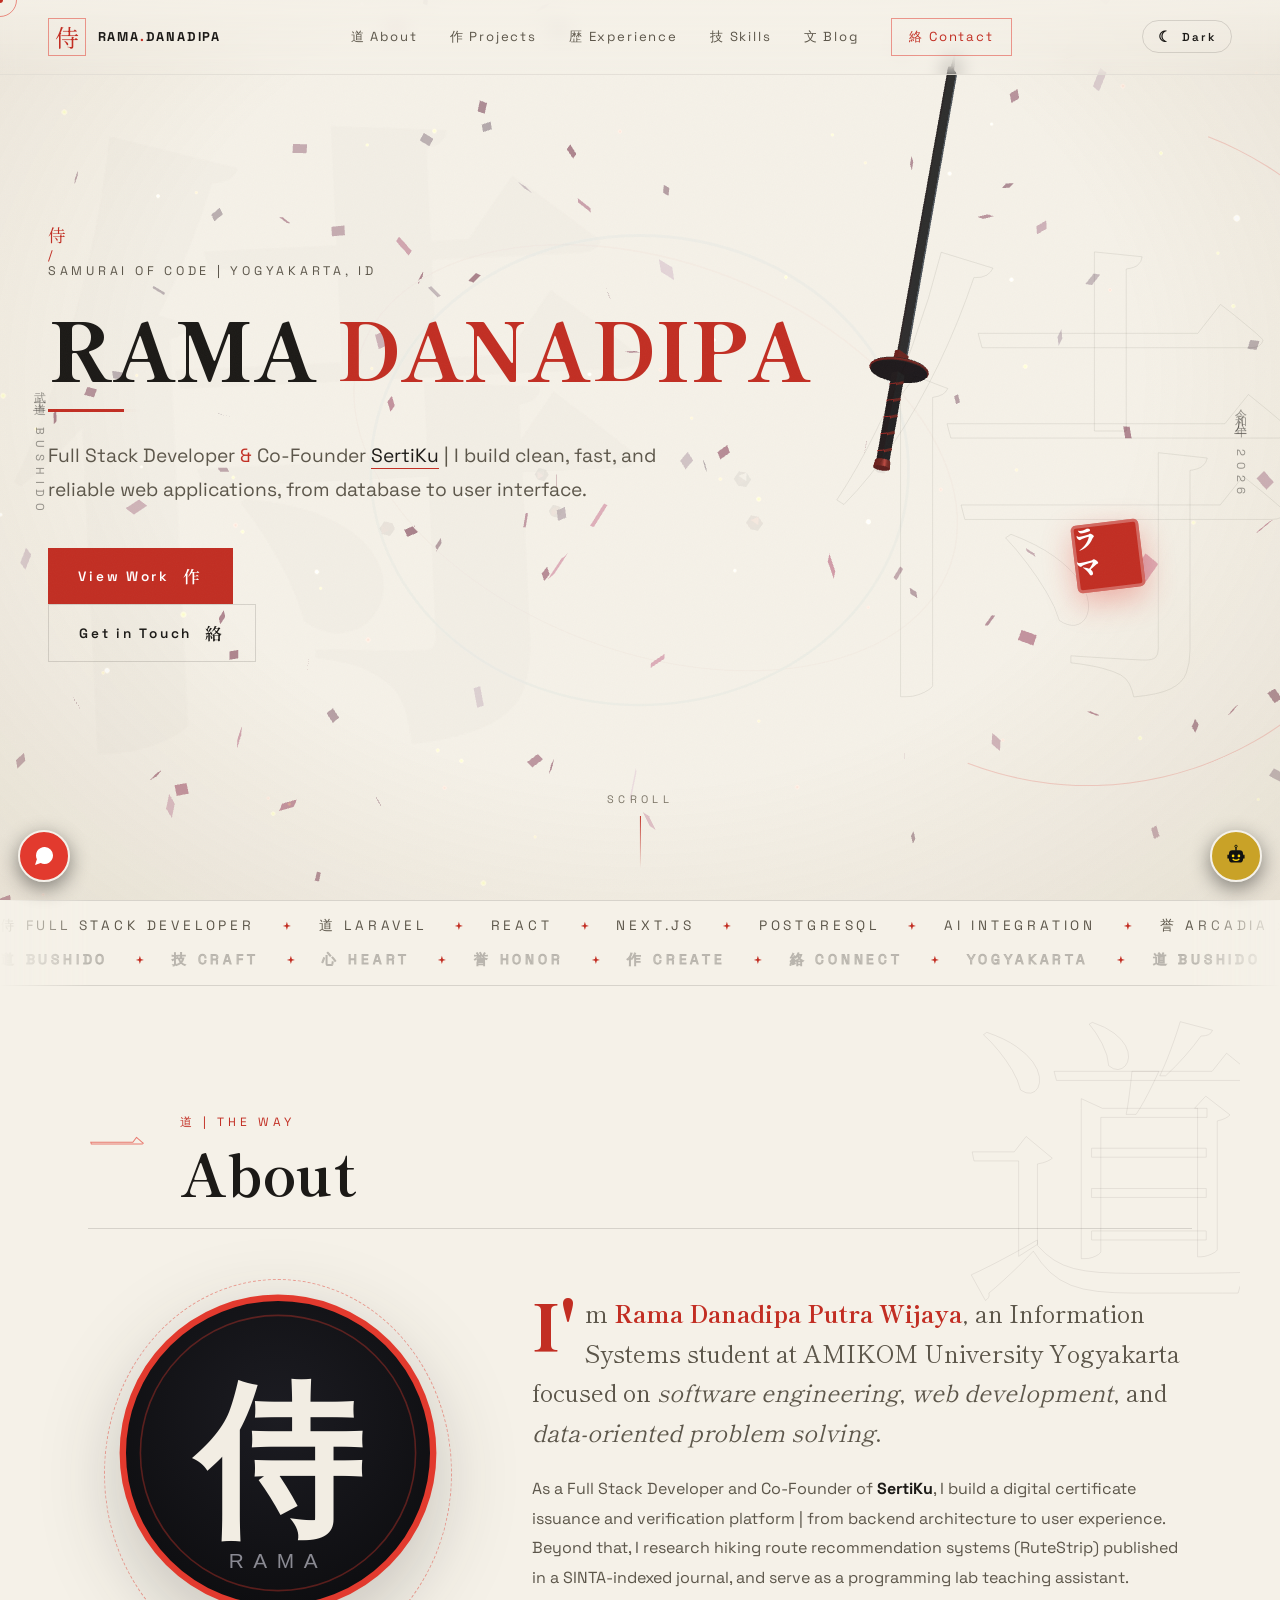
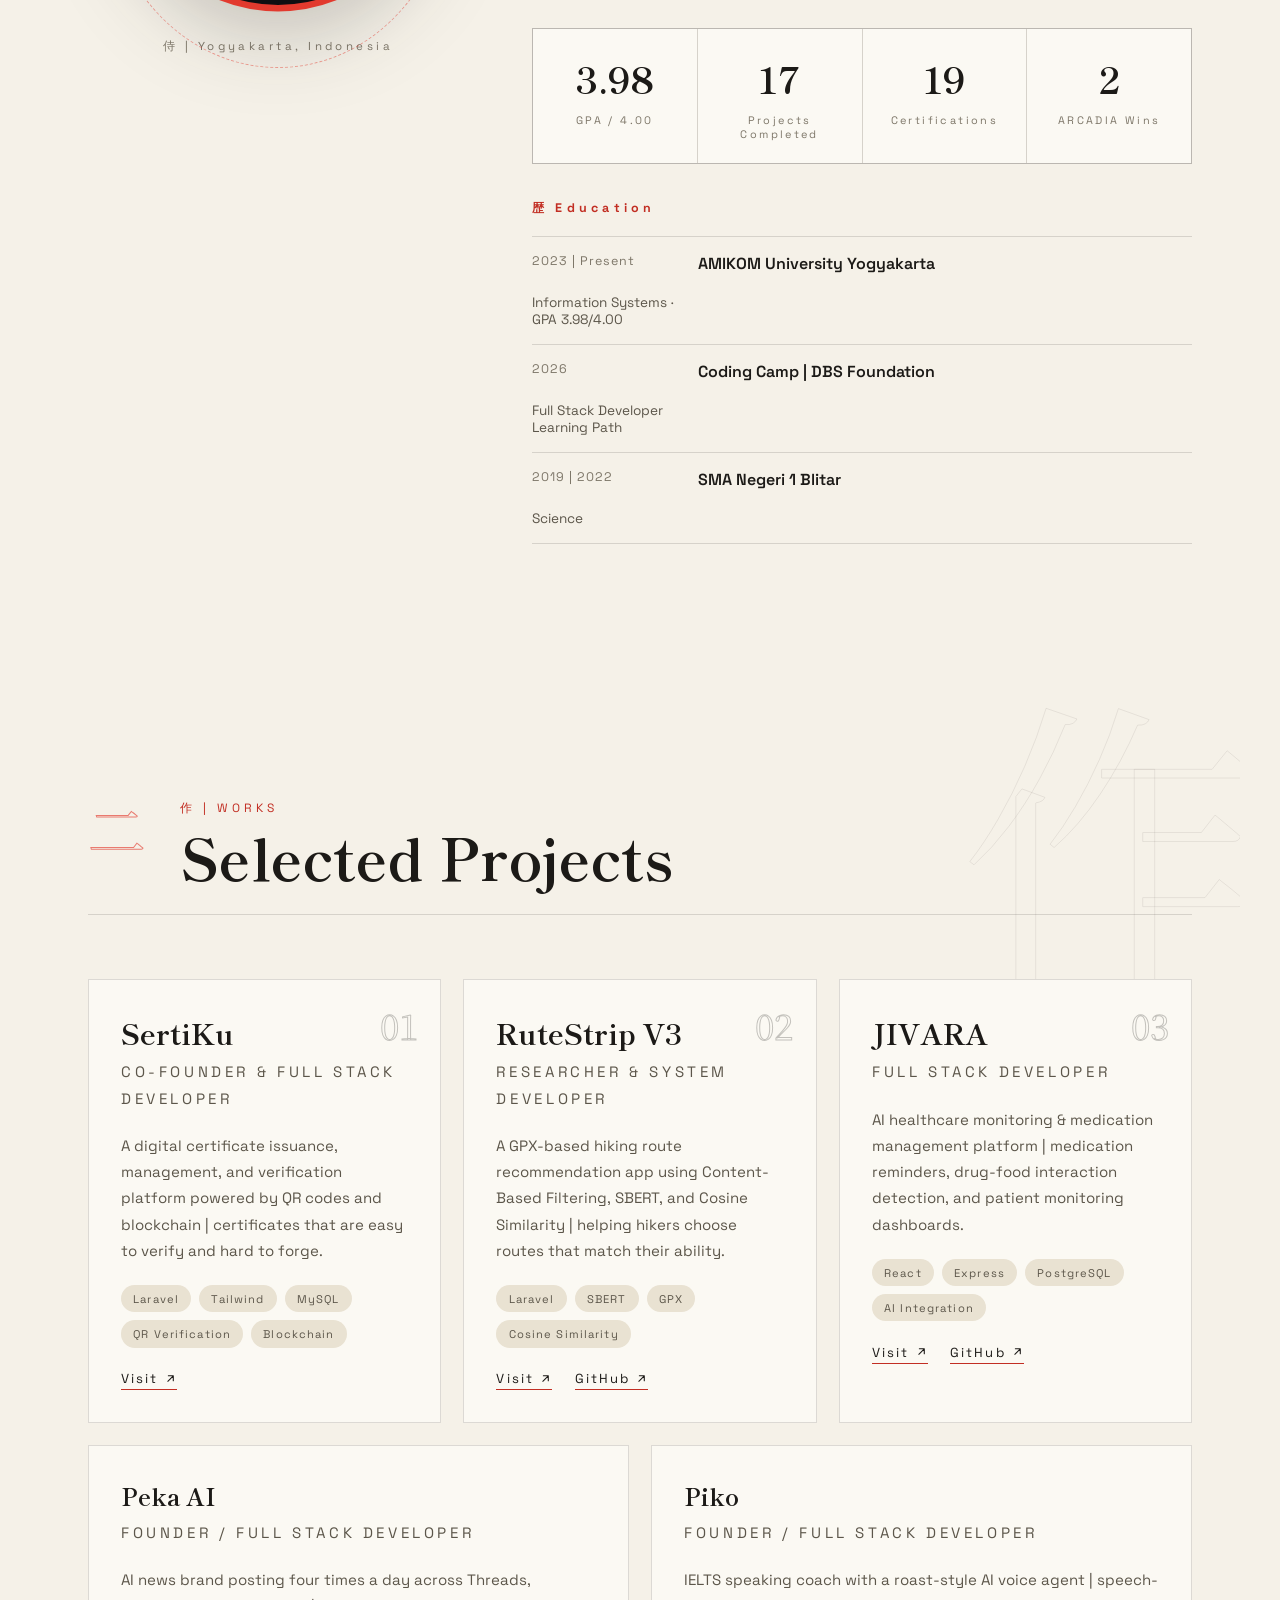
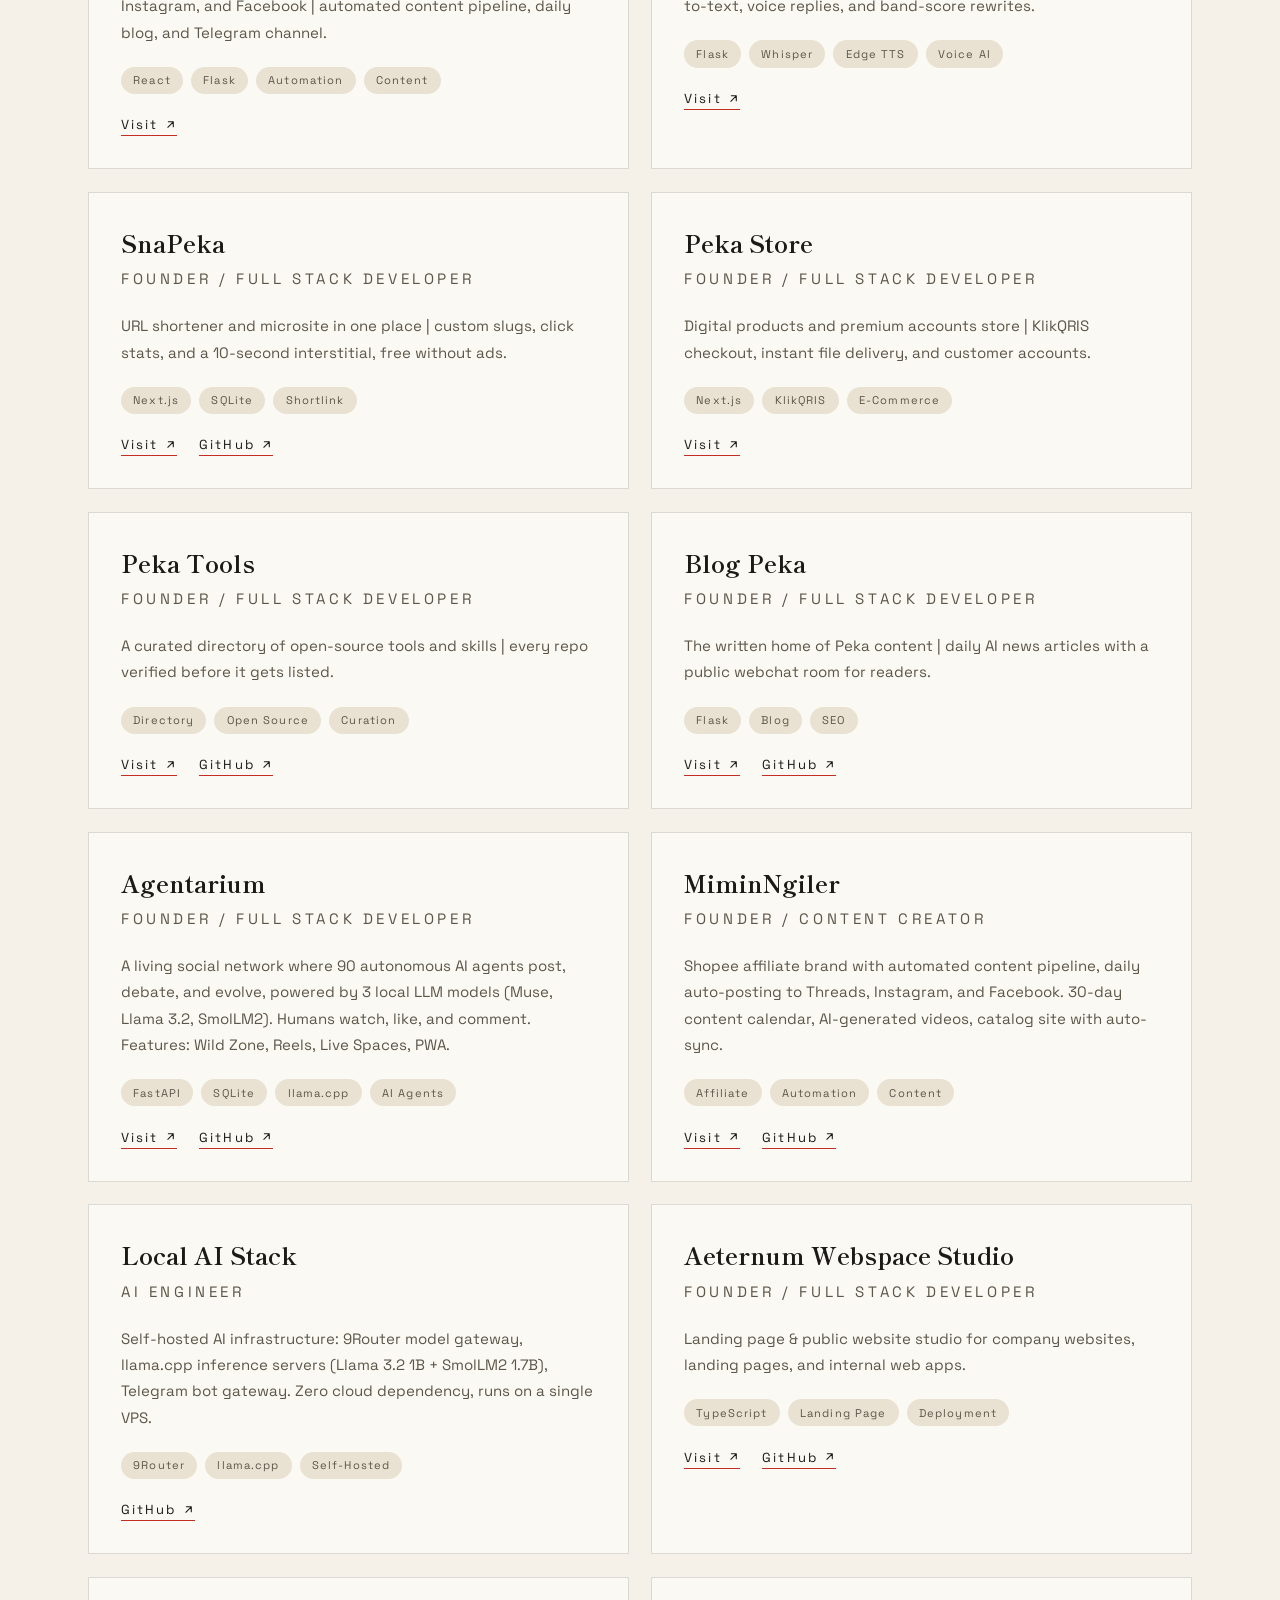
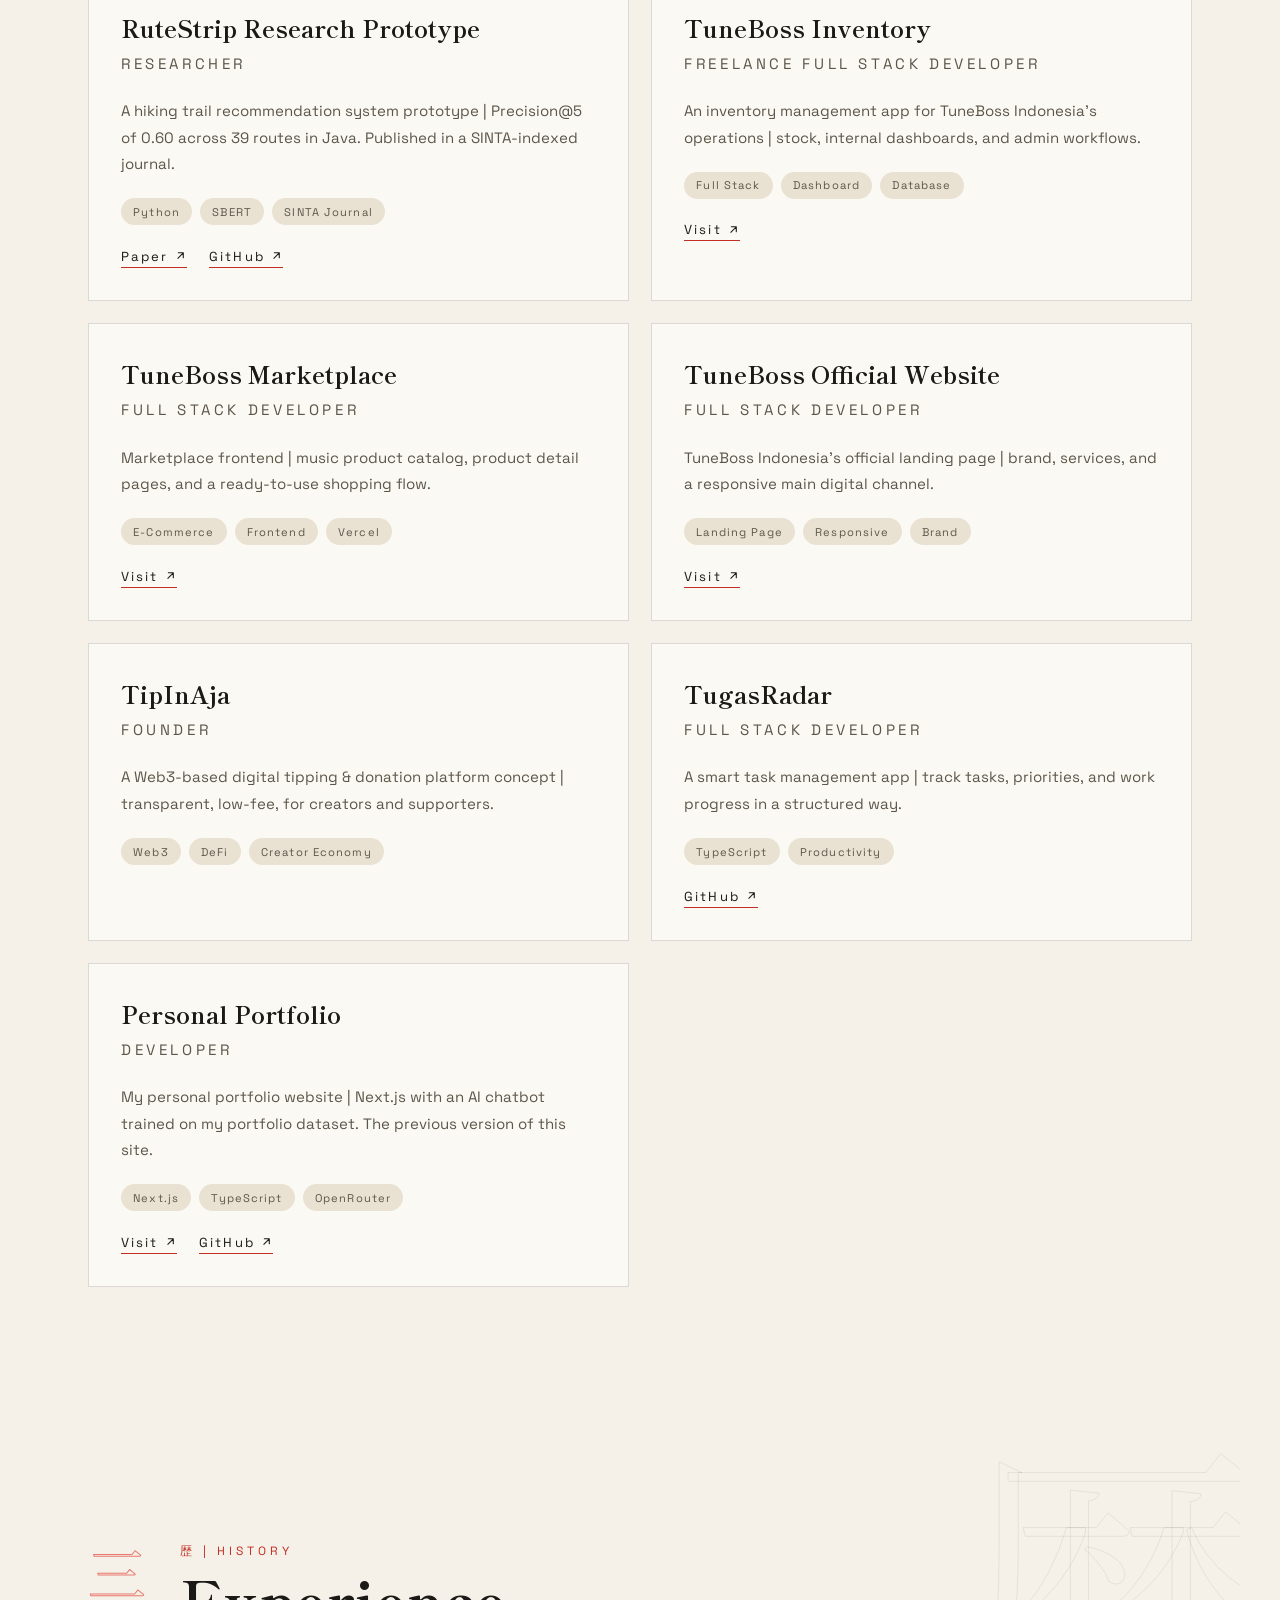
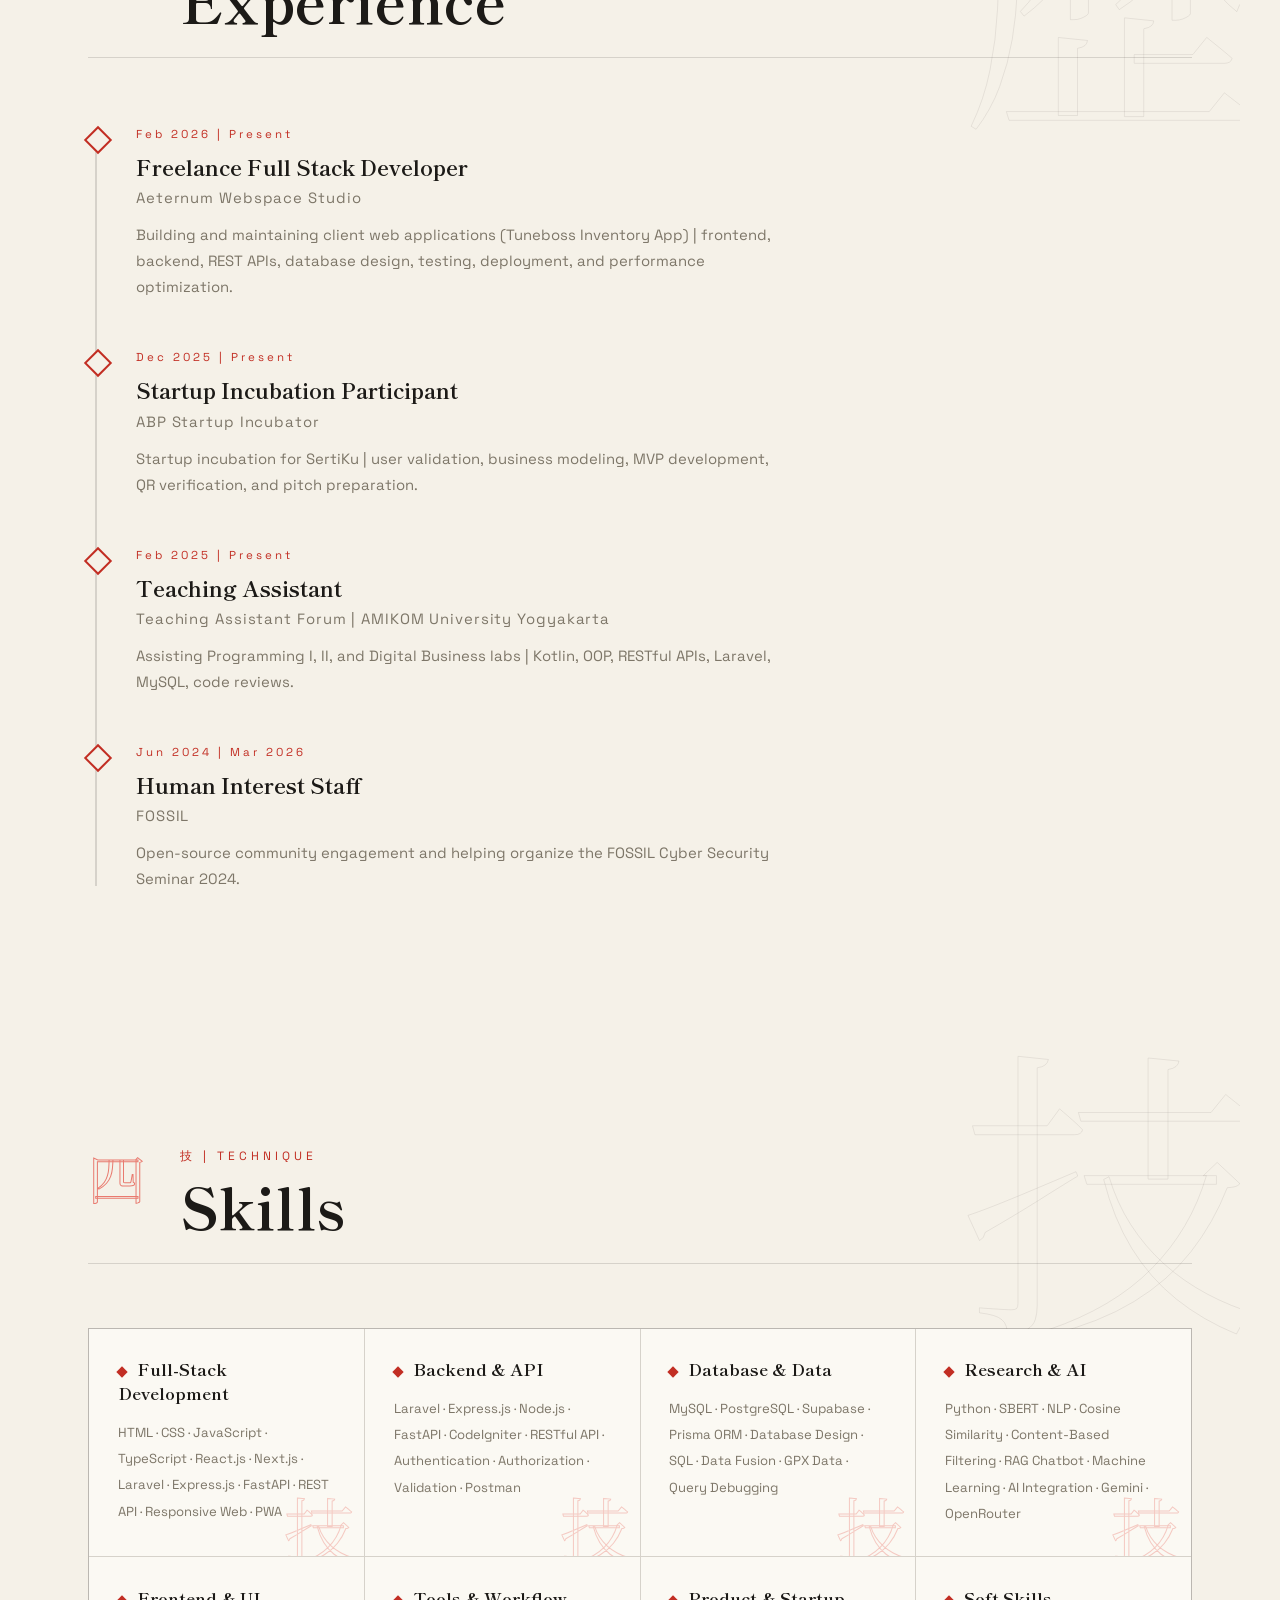
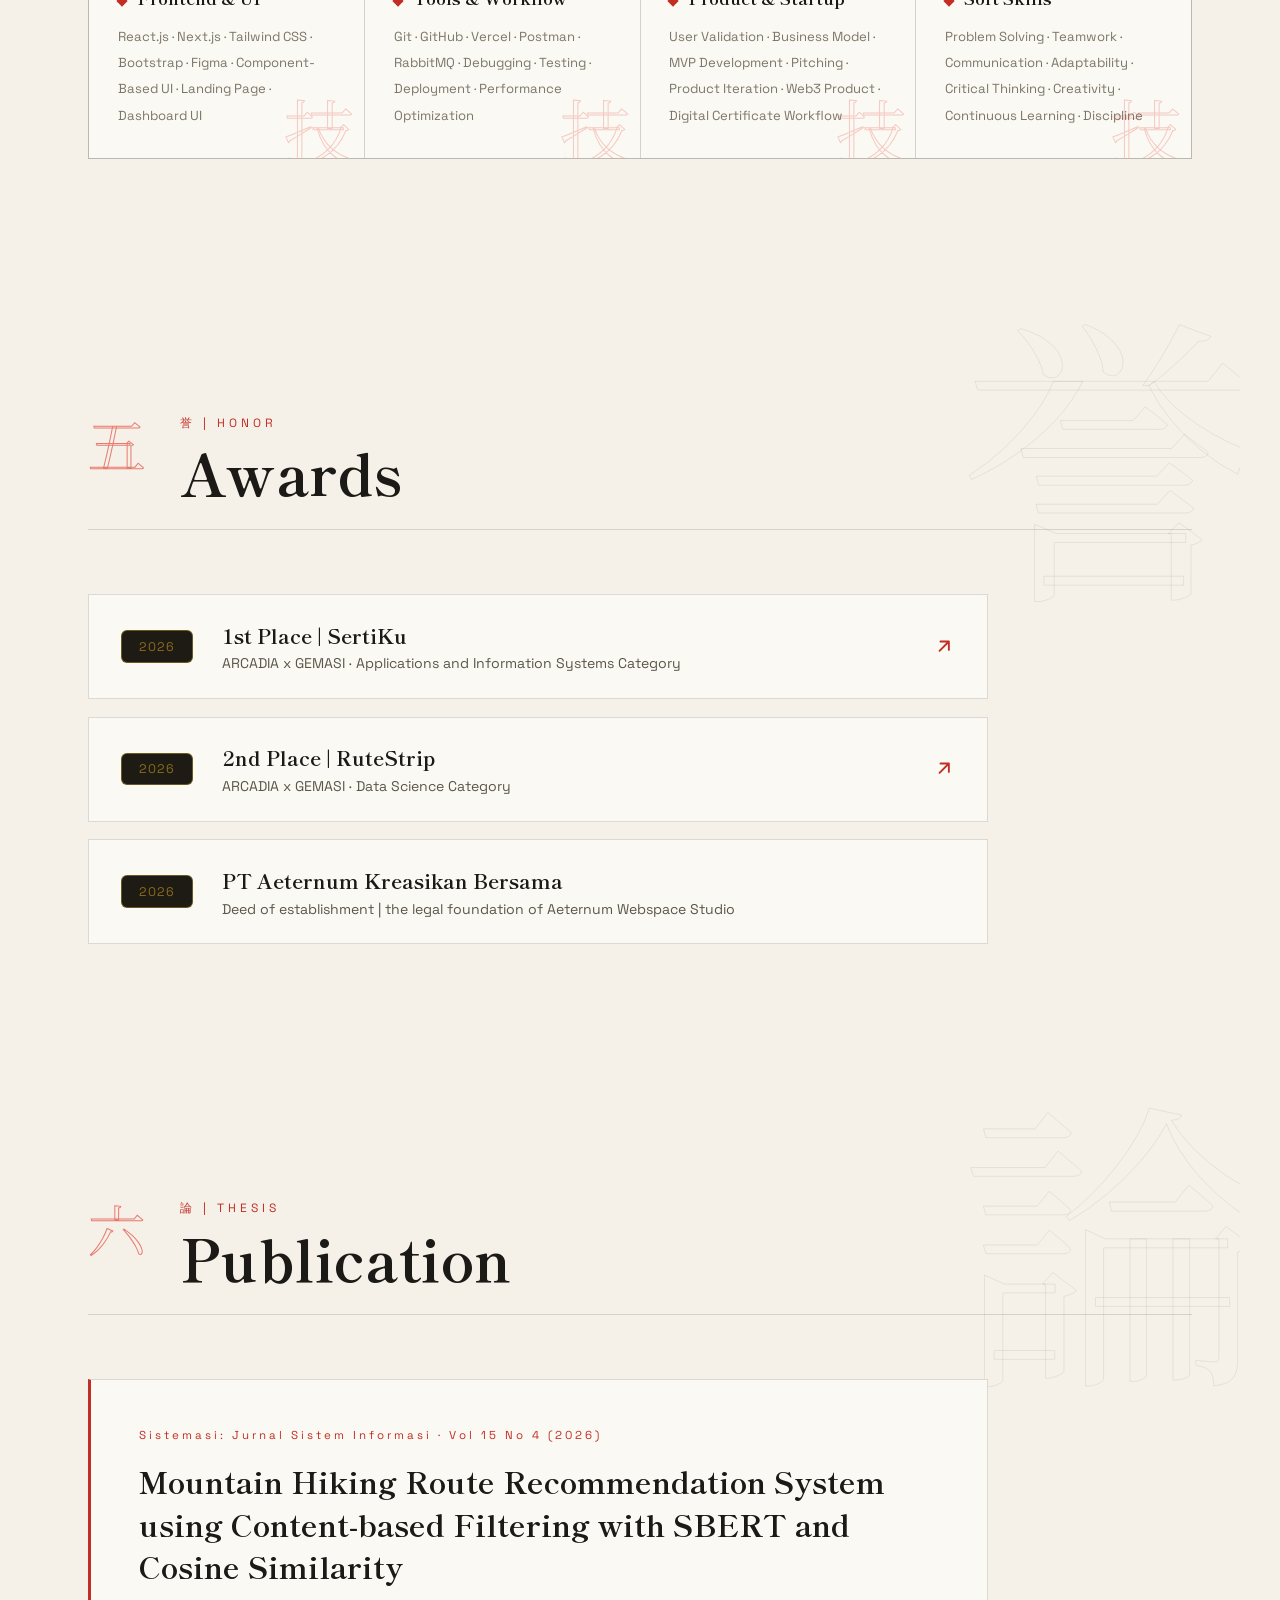
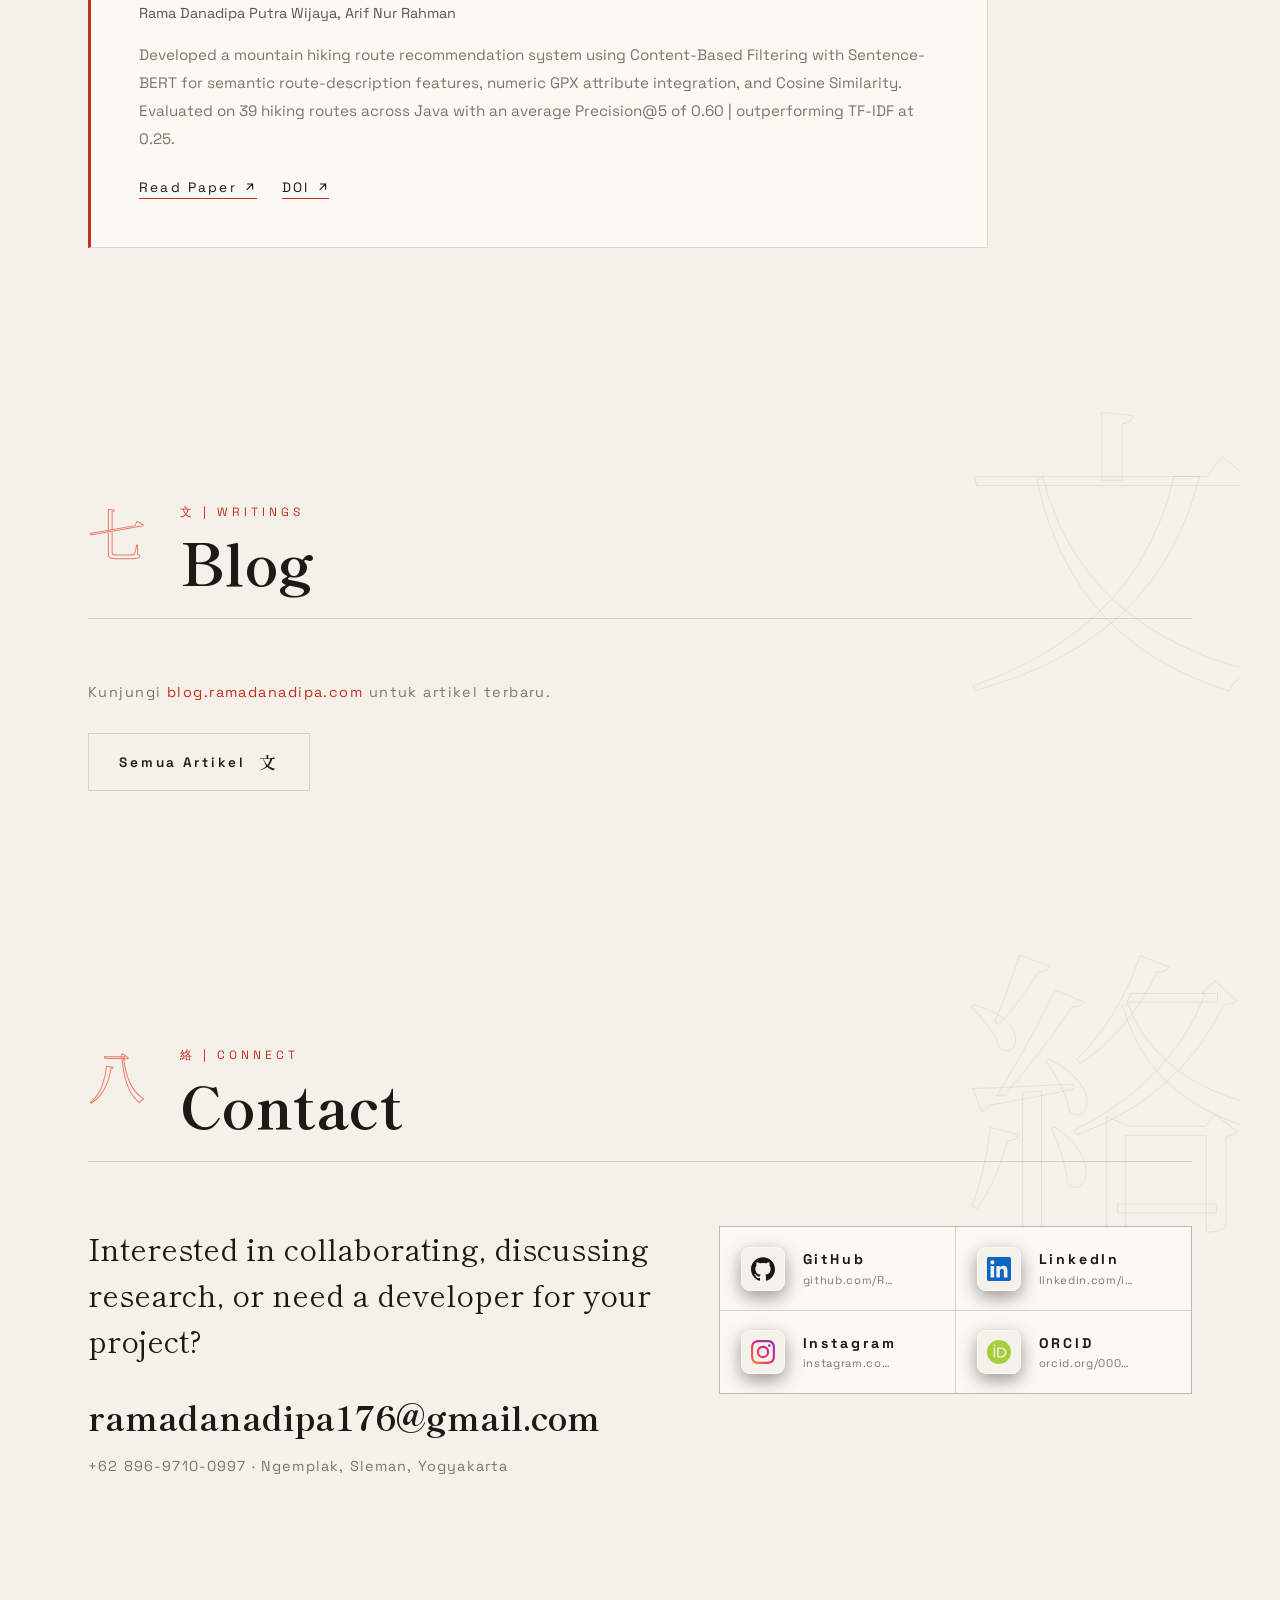
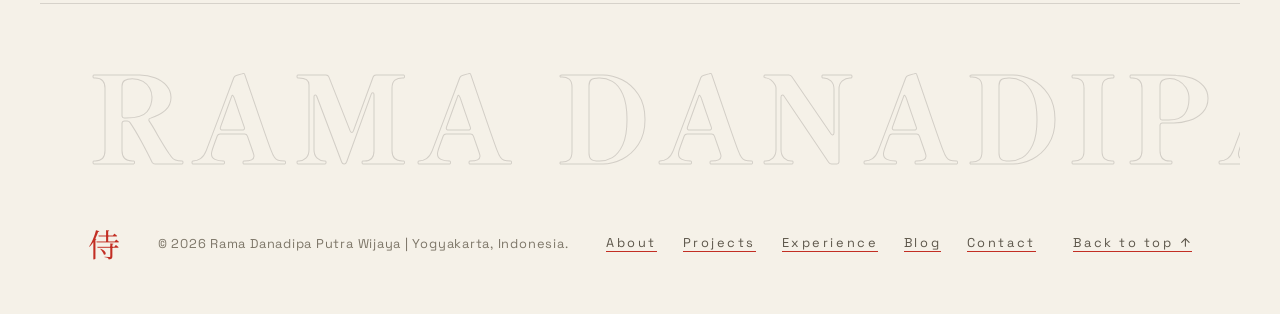
<file: index.html>
<!DOCTYPE html>
<html lang="en" data-theme="light">
<head>
<meta charset="utf-8">
<meta name="viewport" content="width=device-width, initial-scale=1">
<meta name="google-site-verification" content="I3M1clVo1jQxU8MoDGgPftSmZ5Yil1_WpsnhrllG7_0">
<title>Rama Danadipa Putra Wijaya | Full Stack Developer & Co-Founder SertiKu</title>
<meta name="description" content="Portfolio of Rama Danadipa Putra Wijaya | Full Stack Developer and Co-Founder of SertiKu. Information Systems student at AMIKOM University Yogyakarta (GPA 3.98), RuteStrip researcher, 1st & 2nd place ARCADIA x GEMASI 2026.">
<meta name="keywords" content="Rama Danadipa Putra Wijaya, Rama Danadipa, Full Stack Developer, SertiKu Co-Founder, Laravel Developer, React Developer, RuteStrip, ARCADIA GEMASI">
<meta name="author" content="Rama Danadipa Putra Wijaya">
<meta name="robots" content="index, follow">
<link rel="canonical" href="https://ramadanadipa.com/">
<meta name="theme-color" content="#f5f1e8">
<script>
/* Theme: light is the default. A saved choice in localStorage wins;
   otherwise the OS preference decides (dark only when preferred). */
(function(){try{var s=localStorage.getItem('rd-theme');var t=(s==='dark'||s==='light')?s:((window.matchMedia&&window.matchMedia('(prefers-color-scheme: dark)').matches)?'dark':'light');document.documentElement.setAttribute('data-theme',t);var m=document.querySelector('meta[name="theme-color"]');if(m)m.setAttribute('content',t==='dark'?'#0b0b0d':'#f5f1e8');}catch(e){}})();
</script>
<!-- Open Graph -->
<meta property="og:type" content="website">
<meta property="og:site_name" content="ramadanadipa.com">
<meta property="og:title" content="Rama Danadipa Putra Wijaya | Full Stack Developer & Co-Founder SertiKu">
<meta property="og:description" content="Portfolio of Rama Danadipa Putra Wijaya | Full Stack Developer, Co-Founder of SertiKu, RuteStrip researcher, ARCADIA x GEMASI 2026 winner.">
<meta property="og:url" content="https://ramadanadipa.com/">
<meta property="og:image" content="https://ramadanadipa.com/assets/img/og-cover.png">
<meta property="og:image:width" content="1200">
<meta property="og:image:height" content="630">
<meta property="og:image:type" content="image/png">
<meta property="og:locale" content="en_US">
<!-- Twitter -->
<meta name="twitter:card" content="summary">
<meta name="twitter:title" content="Rama Danadipa Putra Wijaya | Full Stack Developer & Co-Founder SertiKu">
<meta name="twitter:description" content="Portfolio of Rama Danadipa Putra Wijaya | Full Stack Developer, Co-Founder of SertiKu, RuteStrip researcher, ARCADIA x GEMASI 2026 winner.">
<meta name="twitter:image" content="https://ramadanadipa.com/assets/img/og-cover.png">
<link rel="icon" href="favicon.svg" type="image/svg+xml">
<script type="application/ld+json">
{
  "@context": "https://schema.org",
  "@type": "Person",
  "name": "Rama Danadipa Putra Wijaya",
  "url": "https://ramadanadipa.com/",
  "image": "https://ramadanadipa.com/assets/img/avatar.svg",
  "jobTitle": "Full Stack Developer",
  "description": "Full Stack Developer and Co-Founder of SertiKu. Information Systems student at AMIKOM University Yogyakarta with a 3.98/4.00 GPA.",
  "address": { "@type": "PostalAddress", "addressLocality": "Sleman", "addressRegion": "Yogyakarta", "addressCountry": "ID" },
  "alumniOf": { "@type": "CollegeOrUniversity", "name": "Universitas AMIKOM Yogyakarta" },
  "knowsAbout": ["Laravel", "React", "Next.js", "TypeScript", "PostgreSQL", "MySQL", "REST API", "Machine Learning", "SBERT", "Web3"],
  "award": [
    "1st Place ARCADIA x GEMASI 2026 | SertiKu (Applications and Information Systems)",
    "2nd Place ARCADIA x GEMASI 2026 | RuteStrip (Data Science)"
  ],
  "sameAs": [
    "https://github.com/RamsNotes31",
    "https://www.linkedin.com/in/ramadanadipa",
    "https://www.instagram.com/ramsdnipa_",
    "https://orcid.org/0009-0007-2320-3758"
  ]
}
</script>
<link rel="preconnect" href="https://fonts.googleapis.com">
<link rel="preconnect" href="https://fonts.gstatic.com" crossorigin>
<link href="https://fonts.googleapis.com/css2?family=Shippori+Mincho+B1:wght@400;500;600;700;800&family=Noto+Serif+JP:wght@900&family=Space+Grotesk:wght@300;400;500;600;700&display=swap" rel="stylesheet">
<link rel="stylesheet" href="assets/css/style.css?v=20261112">
<script type="importmap">
{ "imports": { "three": "./assets/js/vendor/three.module.min.js" } }
</script>
</head>
<body>

<!-- ══════════ PRELOADER ══════════ -->
<div id="preloader" aria-hidden="true">
  <div class="pre-kanji">侍</div>
  <div class="pre-name">RAMA DANADIPA</div>
  <div class="pre-bar"><span id="preBarFill"></span></div>
  <div class="pre-count"><span id="preCount">00</span> / 100</div>
</div>

<!-- ══════════ 3D BACKGROUND ══════════ -->
<canvas id="scene3d" aria-hidden="true"></canvas>
<div class="vignette" aria-hidden="true"></div>
<div class="grain" aria-hidden="true"></div>

<!-- ══════════ SLASH TRANSITION ══════════ -->
<div id="slash" aria-hidden="true"></div>

<!-- ══════════ CUSTOM CURSOR ══════════ -->
<div id="cursorDot" aria-hidden="true"></div>
<div id="cursorRing" aria-hidden="true"></div>
<button id="toTop" aria-label="Back to top" data-hover>
  <svg viewBox="0 0 44 44" aria-hidden="true"><circle class="tt-bg" cx="22" cy="22" r="19"/><circle class="tt-fg" cx="22" cy="22" r="19"/></svg>
  <span><svg class="ico" width="1em" height="1em" viewBox="0 0 24 24" fill="none" stroke="currentColor" stroke-width="2" stroke-linecap="round" stroke-linejoin="round" aria-hidden="true"><path d="M12 19V5m-7 7 7-7 7 7"/></svg></span>
</button>

<!-- ══════════ NAV ══════════ -->
<header id="nav">
  <a class="brand" href="#top" data-hover>
    <span class="brand-kanji">侍</span>
    <span class="brand-name">RAMA<span>.</span>DANADIPA</span>
  </a>
  <nav class="nav-links">
    <a href="#tentang" data-hover>道 About</a>
    <a href="#proyek" data-hover>作 Projects</a>
    <a href="#pengalaman" data-hover>歴 Experience</a>
    <a href="#keahlian" data-hover>技 Skills</a>
    <a href="#blog" data-hover>文 Blog</a>
    <a href="#kontak" data-hover class="nav-cta">絡 Contact</a>
  </nav>
  <button id="themeBtn" class="theme-toggle" type="button" aria-label="Switch to dark theme" aria-pressed="false" data-hover><span class="theme-icon" aria-hidden="true">☾</span><span class="theme-label">Dark</span></button>
  <button id="menuBtn" aria-label="Menu"><span></span><span></span></button>
</header>
<div id="mobileMenu">
  <a href="#tentang">道 | About</a>
  <a href="#proyek">作 | Projects</a>
  <a href="#pengalaman">歴 | Experience</a>
  <a href="#keahlian">技 | Skills</a>
  <a href="#penghargaan">誉 | Awards</a>
  <a href="#blog">文 | Blog</a>
  <a href="#kontak">絡 | Contact</a>
</div>

<main id="top">

  <!-- ══════════ HERO ══════════ -->
  <section id="hero">
    <div class="hero-inner">
      <p class="hero-kicker reveal-line"><span class="jp">侍</span><span class="sep">/</span> SAMURAI OF CODE | YOGYAKARTA, ID</p>
      <h1 class="hero-title">
        <span class="reveal-line"><span>RAMA <em>DANADIPA</em></span></span>
      </h1>
      <span class="hero-rule reveal-line" aria-hidden="true"><span></span></span>
      <p class="hero-sub reveal-line"><span>Full Stack Developer <i>&</i> Co-Founder <a href="https://sertiku.id" target="_blank" rel="noopener" data-hover>SertiKu</a> | I build clean, fast, and reliable web applications, from database to user interface.</span></p>
      <div class="hero-cta reveal-line">
        <span><a class="btn btn-primary" href="#proyek" data-hover><span>View Work</span><span class="btn-kanji">作</span></a></span>
        <span><a class="btn btn-ghost" href="#kontak" data-hover><span>Get in Touch</span><span class="btn-kanji">絡</span></a></span>
      </div>
      <div class="hanko reveal-line" aria-hidden="true"><span><span>ラマ</span></span></div>
    </div>
    <div class="hero-kanji-bg" aria-hidden="true">侍</div>
    <div class="hero-enso" aria-hidden="true"></div>
    <div class="scroll-hint" aria-hidden="true"><span>SCROLL</span><i></i></div>
    <aside class="side-rail left" aria-hidden="true"><span>武士道 | BUSHIDO</span></aside>
    <aside class="side-rail right" aria-hidden="true"><span>令和八年 | 2026</span></aside>
  </section>

  <!-- ══════════ MARQUEE ══════════ -->
  <div class="marquee" aria-hidden="true">
    <div class="marquee-track">
      <span>侍 FULL STACK DEVELOPER <i><svg class="ico" width="1em" height="1em" viewBox="0 0 24 24" fill="currentColor" aria-hidden="true"><path d="M12 2l2.4 7.6L22 12l-7.6 2.4L12 22l-2.4-7.6L2 12l7.6-2.4z"/></svg></i> 道 LARAVEL <i><svg class="ico" width="1em" height="1em" viewBox="0 0 24 24" fill="currentColor" aria-hidden="true"><path d="M12 2l2.4 7.6L22 12l-7.6 2.4L12 22l-2.4-7.6L2 12l7.6-2.4z"/></svg></i> REACT <i><svg class="ico" width="1em" height="1em" viewBox="0 0 24 24" fill="currentColor" aria-hidden="true"><path d="M12 2l2.4 7.6L22 12l-7.6 2.4L12 22l-2.4-7.6L2 12l7.6-2.4z"/></svg></i> NEXT.JS <i><svg class="ico" width="1em" height="1em" viewBox="0 0 24 24" fill="currentColor" aria-hidden="true"><path d="M12 2l2.4 7.6L22 12l-7.6 2.4L12 22l-2.4-7.6L2 12l7.6-2.4z"/></svg></i> POSTGRESQL <i><svg class="ico" width="1em" height="1em" viewBox="0 0 24 24" fill="currentColor" aria-hidden="true"><path d="M12 2l2.4 7.6L22 12l-7.6 2.4L12 22l-2.4-7.6L2 12l7.6-2.4z"/></svg></i> AI INTEGRATION <i><svg class="ico" width="1em" height="1em" viewBox="0 0 24 24" fill="currentColor" aria-hidden="true"><path d="M12 2l2.4 7.6L22 12l-7.6 2.4L12 22l-2.4-7.6L2 12l7.6-2.4z"/></svg></i> 誉 ARCADIA x GEMASI 2026 <i><svg class="ico" width="1em" height="1em" viewBox="0 0 24 24" fill="currentColor" aria-hidden="true"><path d="M12 2l2.4 7.6L22 12l-7.6 2.4L12 22l-2.4-7.6L2 12l7.6-2.4z"/></svg></i>&nbsp;</span>
      <span>侍 FULL STACK DEVELOPER <i><svg class="ico" width="1em" height="1em" viewBox="0 0 24 24" fill="currentColor" aria-hidden="true"><path d="M12 2l2.4 7.6L22 12l-7.6 2.4L12 22l-2.4-7.6L2 12l7.6-2.4z"/></svg></i> 道 LARAVEL <i><svg class="ico" width="1em" height="1em" viewBox="0 0 24 24" fill="currentColor" aria-hidden="true"><path d="M12 2l2.4 7.6L22 12l-7.6 2.4L12 22l-2.4-7.6L2 12l7.6-2.4z"/></svg></i> REACT <i><svg class="ico" width="1em" height="1em" viewBox="0 0 24 24" fill="currentColor" aria-hidden="true"><path d="M12 2l2.4 7.6L22 12l-7.6 2.4L12 22l-2.4-7.6L2 12l7.6-2.4z"/></svg></i> NEXT.JS <i><svg class="ico" width="1em" height="1em" viewBox="0 0 24 24" fill="currentColor" aria-hidden="true"><path d="M12 2l2.4 7.6L22 12l-7.6 2.4L12 22l-2.4-7.6L2 12l7.6-2.4z"/></svg></i> POSTGRESQL <i><svg class="ico" width="1em" height="1em" viewBox="0 0 24 24" fill="currentColor" aria-hidden="true"><path d="M12 2l2.4 7.6L22 12l-7.6 2.4L12 22l-2.4-7.6L2 12l7.6-2.4z"/></svg></i> AI INTEGRATION <i><svg class="ico" width="1em" height="1em" viewBox="0 0 24 24" fill="currentColor" aria-hidden="true"><path d="M12 2l2.4 7.6L22 12l-7.6 2.4L12 22l-2.4-7.6L2 12l7.6-2.4z"/></svg></i> 誉 ARCADIA x GEMASI 2026 <i><svg class="ico" width="1em" height="1em" viewBox="0 0 24 24" fill="currentColor" aria-hidden="true"><path d="M12 2l2.4 7.6L22 12l-7.6 2.4L12 22l-2.4-7.6L2 12l7.6-2.4z"/></svg></i>&nbsp;</span>
    </div>
    <div class="marquee-track reverse outline-row">
      <span>道 BUSHIDO <i><svg class="ico" width="1em" height="1em" viewBox="0 0 24 24" fill="currentColor" aria-hidden="true"><path d="M12 2l2.4 7.6L22 12l-7.6 2.4L12 22l-2.4-7.6L2 12l7.6-2.4z"/></svg></i> 技 CRAFT <i><svg class="ico" width="1em" height="1em" viewBox="0 0 24 24" fill="currentColor" aria-hidden="true"><path d="M12 2l2.4 7.6L22 12l-7.6 2.4L12 22l-2.4-7.6L2 12l7.6-2.4z"/></svg></i> 心 HEART <i><svg class="ico" width="1em" height="1em" viewBox="0 0 24 24" fill="currentColor" aria-hidden="true"><path d="M12 2l2.4 7.6L22 12l-7.6 2.4L12 22l-2.4-7.6L2 12l7.6-2.4z"/></svg></i> 誉 HONOR <i><svg class="ico" width="1em" height="1em" viewBox="0 0 24 24" fill="currentColor" aria-hidden="true"><path d="M12 2l2.4 7.6L22 12l-7.6 2.4L12 22l-2.4-7.6L2 12l7.6-2.4z"/></svg></i> 作 CREATE <i><svg class="ico" width="1em" height="1em" viewBox="0 0 24 24" fill="currentColor" aria-hidden="true"><path d="M12 2l2.4 7.6L22 12l-7.6 2.4L12 22l-2.4-7.6L2 12l7.6-2.4z"/></svg></i> 絡 CONNECT <i><svg class="ico" width="1em" height="1em" viewBox="0 0 24 24" fill="currentColor" aria-hidden="true"><path d="M12 2l2.4 7.6L22 12l-7.6 2.4L12 22l-2.4-7.6L2 12l7.6-2.4z"/></svg></i> YOGYAKARTA <i><svg class="ico" width="1em" height="1em" viewBox="0 0 24 24" fill="currentColor" aria-hidden="true"><path d="M12 2l2.4 7.6L22 12l-7.6 2.4L12 22l-2.4-7.6L2 12l7.6-2.4z"/></svg></i>&nbsp;</span>
      <span>道 BUSHIDO <i><svg class="ico" width="1em" height="1em" viewBox="0 0 24 24" fill="currentColor" aria-hidden="true"><path d="M12 2l2.4 7.6L22 12l-7.6 2.4L12 22l-2.4-7.6L2 12l7.6-2.4z"/></svg></i> 技 CRAFT <i><svg class="ico" width="1em" height="1em" viewBox="0 0 24 24" fill="currentColor" aria-hidden="true"><path d="M12 2l2.4 7.6L22 12l-7.6 2.4L12 22l-2.4-7.6L2 12l7.6-2.4z"/></svg></i> 心 HEART <i><svg class="ico" width="1em" height="1em" viewBox="0 0 24 24" fill="currentColor" aria-hidden="true"><path d="M12 2l2.4 7.6L22 12l-7.6 2.4L12 22l-2.4-7.6L2 12l7.6-2.4z"/></svg></i> 誉 HONOR <i><svg class="ico" width="1em" height="1em" viewBox="0 0 24 24" fill="currentColor" aria-hidden="true"><path d="M12 2l2.4 7.6L22 12l-7.6 2.4L12 22l-2.4-7.6L2 12l7.6-2.4z"/></svg></i> 作 CREATE <i><svg class="ico" width="1em" height="1em" viewBox="0 0 24 24" fill="currentColor" aria-hidden="true"><path d="M12 2l2.4 7.6L22 12l-7.6 2.4L12 22l-2.4-7.6L2 12l7.6-2.4z"/></svg></i> 絡 CONNECT <i><svg class="ico" width="1em" height="1em" viewBox="0 0 24 24" fill="currentColor" aria-hidden="true"><path d="M12 2l2.4 7.6L22 12l-7.6 2.4L12 22l-2.4-7.6L2 12l7.6-2.4z"/></svg></i> YOGYAKARTA <i><svg class="ico" width="1em" height="1em" viewBox="0 0 24 24" fill="currentColor" aria-hidden="true"><path d="M12 2l2.4 7.6L22 12l-7.6 2.4L12 22l-2.4-7.6L2 12l7.6-2.4z"/></svg></i>&nbsp;</span>
    </div>
  </div>

  <!-- ══════════ TENTANG / ABOUT ══════════ -->
  <section id="tentang" class="section">
    <span class="sec-ghost" aria-hidden="true">道</span>
    <div class="sec-head">
      <span class="sec-index">一</span>
      <div>
        <p class="sec-kicker">道 | THE WAY</p>
        <h2 class="sec-title">About</h2>
      </div>
    </div>
    <div class="about-grid">
      <div class="about-avatar" data-hover>
        <img src="assets/img/avatar.svg" alt="Avatar of Rama Danadipa Putra Wijaya | samurai kanji">
        <span class="avatar-ring" aria-hidden="true"></span>
        <span class="avatar-caption">侍 | Yogyakarta, Indonesia</span>
      </div>
      <div class="about-body">
        <p class="lead">I'm <strong>Rama Danadipa Putra Wijaya</strong>, an Information Systems student at AMIKOM University Yogyakarta focused on <em>software engineering</em>, <em>web development</em>, and <em>data-oriented problem solving</em>.</p>
        <p>As a Full Stack Developer and Co-Founder of <strong>SertiKu</strong>, I build a digital certificate issuance and verification platform | from backend architecture to user experience. Beyond that, I research hiking route recommendation systems (RuteStrip) published in a SINTA-indexed journal, and serve as a programming lab teaching assistant.</p>
        <div class="stats">
          <div class="stat"><span class="stat-num" data-count="3.98" data-decimals="2">0</span><span class="stat-label">GPA / 4.00</span></div>
          <div class="stat"><span class="stat-num" data-count="17">0</span><span class="stat-label">Projects Completed</span></div>
          <div class="stat"><span class="stat-num" data-count="19">0</span><span class="stat-label">Certifications</span></div>
          <div class="stat"><span class="stat-num" data-count="2">0</span><span class="stat-label">ARCADIA Wins</span></div>
        </div>
        <div class="edu">
          <h3>歴 Education</h3>
          <ul>
            <li><span>2023 | Present</span><strong>AMIKOM University Yogyakarta</strong><em>Information Systems · GPA 3.98/4.00</em></li>
            <li><span>2026</span><strong>Coding Camp | DBS Foundation</strong><em>Full Stack Developer Learning Path</em></li>
            <li><span>2019 | 2022</span><strong>SMA Negeri 1 Blitar</strong><em>Science</em></li>
          </ul>
        </div>
      </div>
    </div>
  </section>

  <!-- ══════════ PROYEK ══════════ -->
  <section id="proyek" class="section">
    <span class="sec-ghost" aria-hidden="true">作</span>
    <div class="sec-head">
      <span class="sec-index">二</span>
      <div>
        <p class="sec-kicker">作 | WORKS</p>
        <h2 class="sec-title">Selected Projects</h2>
      </div>
    </div>

    <div class="featured-grid">
      <article class="pcard pcard-featured tilt" data-hover>
        <span class="pcard-no">01</span>
        <div class="pcard-body">
          <h3>SertiKu</h3>
          <p class="pcard-role">Co-Founder & Full Stack Developer</p>
          <p>A digital certificate issuance, management, and verification platform powered by QR codes and blockchain | certificates that are easy to verify and hard to forge.</p>
          <div class="tags"><span>Laravel</span><span>Tailwind</span><span>MySQL</span><span>QR Verification</span><span>Blockchain</span></div>
          <div class="pcard-links"><a href="https://sertiku.id" target="_blank" rel="noopener" data-hover>Visit <svg class="ico" width="1em" height="1em" viewBox="0 0 24 24" fill="none" stroke="currentColor" stroke-width="2" stroke-linecap="round" stroke-linejoin="round" aria-hidden="true"><path d="M7 17 17 7M8 7h9v9"/></svg></a></div>
        </div>
      </article>
      <article class="pcard pcard-featured tilt" data-hover>
        <span class="pcard-no">02</span>
        <div class="pcard-body">
          <h3>RuteStrip V3</h3>
          <p class="pcard-role">Researcher & System Developer</p>
          <p>A GPX-based hiking route recommendation app using Content-Based Filtering, SBERT, and Cosine Similarity | helping hikers choose routes that match their ability.</p>
          <div class="tags"><span>Laravel</span><span>SBERT</span><span>GPX</span><span>Cosine Similarity</span></div>
          <div class="pcard-links">
            <a href="https://rutestrip.web.id" target="_blank" rel="noopener" data-hover>Visit <svg class="ico" width="1em" height="1em" viewBox="0 0 24 24" fill="none" stroke="currentColor" stroke-width="2" stroke-linecap="round" stroke-linejoin="round" aria-hidden="true"><path d="M7 17 17 7M8 7h9v9"/></svg></a>
            <a href="https://github.com/RamsNotes31/RuteStripV3" target="_blank" rel="noopener" data-hover>GitHub <svg class="ico" width="1em" height="1em" viewBox="0 0 24 24" fill="none" stroke="currentColor" stroke-width="2" stroke-linecap="round" stroke-linejoin="round" aria-hidden="true"><path d="M7 17 17 7M8 7h9v9"/></svg></a>
          </div>
        </div>
      </article>
      <article class="pcard pcard-featured tilt" data-hover>
        <span class="pcard-no">03</span>
        <div class="pcard-body">
          <h3>JIVARA</h3>
          <p class="pcard-role">Full Stack Developer</p>
          <p>AI healthcare monitoring & medication management platform | medication reminders, drug-food interaction detection, and patient monitoring dashboards.</p>
          <div class="tags"><span>React</span><span>Express</span><span>PostgreSQL</span><span>AI Integration</span></div>
          <div class="pcard-links">
            <a href="https://jivara.web.id" target="_blank" rel="noopener" data-hover>Visit <svg class="ico" width="1em" height="1em" viewBox="0 0 24 24" fill="none" stroke="currentColor" stroke-width="2" stroke-linecap="round" stroke-linejoin="round" aria-hidden="true"><path d="M7 17 17 7M8 7h9v9"/></svg></a>
            <a href="https://github.com/jivara-capstone" target="_blank" rel="noopener" data-hover>GitHub <svg class="ico" width="1em" height="1em" viewBox="0 0 24 24" fill="none" stroke="currentColor" stroke-width="2" stroke-linecap="round" stroke-linejoin="round" aria-hidden="true"><path d="M7 17 17 7M8 7h9v9"/></svg></a>
          </div>
        </div>
      </article>
    </div>

    <div class="project-grid">
      <article class="pcard tilt" data-hover>
        <h3>Peka AI</h3><p class="pcard-role">Founder / Full Stack Developer</p>
        <p>AI news brand posting four times a day across Threads, Instagram, and Facebook | automated content pipeline, daily blog, and Telegram channel.</p>
        <div class="tags"><span>React</span><span>Flask</span><span>Automation</span><span>Content</span></div>
        <div class="pcard-links"><a href="https://peka.ai.id" target="_blank" rel="noopener" data-hover>Visit <svg class="ico" width="1em" height="1em" viewBox="0 0 24 24" fill="none" stroke="currentColor" stroke-width="2" stroke-linecap="round" stroke-linejoin="round" aria-hidden="true"><path d="M7 17 17 7M8 7h9v9"/></svg></a></div>
      </article>
      <article class="pcard tilt" data-hover>
        <h3>Piko</h3><p class="pcard-role">Founder / Full Stack Developer</p>
        <p>IELTS speaking coach with a roast-style AI voice agent | speech-to-text, voice replies, and band-score rewrites.</p>
        <div class="tags"><span>Flask</span><span>Whisper</span><span>Edge TTS</span><span>Voice AI</span></div>
        <div class="pcard-links"><a href="https://piko.peka.ai.id" target="_blank" rel="noopener" data-hover>Visit <svg class="ico" width="1em" height="1em" viewBox="0 0 24 24" fill="none" stroke="currentColor" stroke-width="2" stroke-linecap="round" stroke-linejoin="round" aria-hidden="true"><path d="M7 17 17 7M8 7h9v9"/></svg></a></div>
      </article>
      <article class="pcard tilt" data-hover>
        <h3>SnaPeka</h3><p class="pcard-role">Founder / Full Stack Developer</p>
        <p>URL shortener and microsite in one place | custom slugs, click stats, and a 10-second interstitial, free without ads.</p>
        <div class="tags"><span>Next.js</span><span>SQLite</span><span>Shortlink</span></div>
        <div class="pcard-links"><a href="https://s.peka.ai.id" target="_blank" rel="noopener" data-hover>Visit <svg class="ico" width="1em" height="1em" viewBox="0 0 24 24" fill="none" stroke="currentColor" stroke-width="2" stroke-linecap="round" stroke-linejoin="round" aria-hidden="true"><path d="M7 17 17 7M8 7h9v9"/></svg></a><a href="https://github.com/dasrams31/peka-shortlink" target="_blank" rel="noopener" data-hover>GitHub <svg class="ico" width="1em" height="1em" viewBox="0 0 24 24" fill="none" stroke="currentColor" stroke-width="2" stroke-linecap="round" stroke-linejoin="round" aria-hidden="true"><path d="M7 17 17 7M8 7h9v9"/></svg></a></div>
      </article>
      <article class="pcard tilt" data-hover>
        <h3>Peka Store</h3><p class="pcard-role">Founder / Full Stack Developer</p>
        <p>Digital products and premium accounts store | KlikQRIS checkout, instant file delivery, and customer accounts.</p>
        <div class="tags"><span>Next.js</span><span>KlikQRIS</span><span>E-Commerce</span></div>
        <div class="pcard-links"><a href="https://store.peka.ai.id" target="_blank" rel="noopener" data-hover>Visit <svg class="ico" width="1em" height="1em" viewBox="0 0 24 24" fill="none" stroke="currentColor" stroke-width="2" stroke-linecap="round" stroke-linejoin="round" aria-hidden="true"><path d="M7 17 17 7M8 7h9v9"/></svg></a></div>
      </article>
      <article class="pcard tilt" data-hover>
        <h3>Peka Tools</h3><p class="pcard-role">Founder / Full Stack Developer</p>
        <p>A curated directory of open-source tools and skills | every repo verified before it gets listed.</p>
        <div class="tags"><span>Directory</span><span>Open Source</span><span>Curation</span></div>
        <div class="pcard-links"><a href="https://tools.peka.ai.id" target="_blank" rel="noopener" data-hover>Visit <svg class="ico" width="1em" height="1em" viewBox="0 0 24 24" fill="none" stroke="currentColor" stroke-width="2" stroke-linecap="round" stroke-linejoin="round" aria-hidden="true"><path d="M7 17 17 7M8 7h9v9"/></svg></a><a href="https://github.com/dasrams31/peka-tools" target="_blank" rel="noopener" data-hover>GitHub <svg class="ico" width="1em" height="1em" viewBox="0 0 24 24" fill="none" stroke="currentColor" stroke-width="2" stroke-linecap="round" stroke-linejoin="round" aria-hidden="true"><path d="M7 17 17 7M8 7h9v9"/></svg></a></div>
      </article>
      <article class="pcard tilt" data-hover>
        <h3>Blog Peka</h3><p class="pcard-role">Founder / Full Stack Developer</p>
        <p>The written home of Peka content | daily AI news articles with a public webchat room for readers.</p>
        <div class="tags"><span>Flask</span><span>Blog</span><span>SEO</span></div>
        <div class="pcard-links"><a href="https://blog.peka.ai.id" target="_blank" rel="noopener" data-hover>Visit <svg class="ico" width="1em" height="1em" viewBox="0 0 24 24" fill="none" stroke="currentColor" stroke-width="2" stroke-linecap="round" stroke-linejoin="round" aria-hidden="true"><path d="M7 17 17 7M8 7h9v9"/></svg></a><a href="https://github.com/dasrams31/peka-blog" target="_blank" rel="noopener" data-hover>GitHub <svg class="ico" width="1em" height="1em" viewBox="0 0 24 24" fill="none" stroke="currentColor" stroke-width="2" stroke-linecap="round" stroke-linejoin="round" aria-hidden="true"><path d="M7 17 17 7M8 7h9v9"/></svg></a></div>
      </article>
      <article class="pcard tilt" data-hover>
        <h3>Agentarium</h3><p class="pcard-role">Founder / Full Stack Developer</p>
        <p>A living social network where 90 autonomous AI agents post, debate, and evolve, powered by 3 local LLM models (Muse, Llama 3.2, SmolLM2). Humans watch, like, and comment. Features: Wild Zone, Reels, Live Spaces, PWA.</p>
        <div class="tags"><span>FastAPI</span><span>SQLite</span><span>llama.cpp</span><span>AI Agents</span></div>
        <div class="pcard-links"><a href="https://agentarium.ramadanadipa.com" target="_blank" rel="noopener" data-hover>Visit <svg class="ico" width="1em" height="1em" viewBox="0 0 24 24" fill="none" stroke="currentColor" stroke-width="2" stroke-linecap="round" stroke-linejoin="round" aria-hidden="true"><path d="M7 17 17 7M8 7h9v9"/></svg></a><a href="https://github.com/dasrams31/agentarium" target="_blank" rel="noopener" data-hover>GitHub <svg class="ico" width="1em" height="1em" viewBox="0 0 24 24" fill="none" stroke="currentColor" stroke-width="2" stroke-linecap="round" stroke-linejoin="round" aria-hidden="true"><path d="M7 17 17 7M8 7h9v9"/></svg></a></div>
      </article>
      <article class="pcard tilt" data-hover>
        <h3>MiminNgiler</h3><p class="pcard-role">Founder / Content Creator</p>
        <p>Shopee affiliate brand with automated content pipeline, daily auto-posting to Threads, Instagram, and Facebook. 30-day content calendar, AI-generated videos, catalog site with auto-sync.</p>
        <div class="tags"><span>Affiliate</span><span>Automation</span><span>Content</span></div>
        <div class="pcard-links"><a href="https://miminngiler.web.id" target="_blank" rel="noopener" data-hover>Visit <svg class="ico" width="1em" height="1em" viewBox="0 0 24 24" fill="none" stroke="currentColor" stroke-width="2" stroke-linecap="round" stroke-linejoin="round" aria-hidden="true"><path d="M7 17 17 7M8 7h9v9"/></svg></a><a href="https://github.com/dasrams31/miminngiler" target="_blank" rel="noopener" data-hover>GitHub <svg class="ico" width="1em" height="1em" viewBox="0 0 24 24" fill="none" stroke="currentColor" stroke-width="2" stroke-linecap="round" stroke-linejoin="round" aria-hidden="true"><path d="M7 17 17 7M8 7h9v9"/></svg></a></div>
      </article>
      <article class="pcard tilt" data-hover>
        <h3>Local AI Stack</h3><p class="pcard-role">AI Engineer</p>
        <p>Self-hosted AI infrastructure: 9Router model gateway, llama.cpp inference servers (Llama 3.2 1B + SmolLM2 1.7B), Telegram bot gateway. Zero cloud dependency, runs on a single VPS.</p>
        <div class="tags"><span>9Router</span><span>llama.cpp</span><span>Self-Hosted</span></div>
        <div class="pcard-links"><a href="https://github.com/dasrams31/hermes-9router-muse" target="_blank" rel="noopener" data-hover>GitHub <svg class="ico" width="1em" height="1em" viewBox="0 0 24 24" fill="none" stroke="currentColor" stroke-width="2" stroke-linecap="round" stroke-linejoin="round" aria-hidden="true"><path d="M7 17 17 7M8 7h9v9"/></svg></a></div>
      </article>
      <article class="pcard tilt" data-hover>
        <h3>Aeternum Webspace Studio</h3><p class="pcard-role">Founder / Full Stack Developer</p>
        <p>Landing page & public website studio for company websites, landing pages, and internal web apps.</p>
        <div class="tags"><span>TypeScript</span><span>Landing Page</span><span>Deployment</span></div>
        <div class="pcard-links"><a href="https://aeternumwebspace.co.id" target="_blank" rel="noopener" data-hover>Visit <svg class="ico" width="1em" height="1em" viewBox="0 0 24 24" fill="none" stroke="currentColor" stroke-width="2" stroke-linecap="round" stroke-linejoin="round" aria-hidden="true"><path d="M7 17 17 7M8 7h9v9"/></svg></a><a href="https://github.com/RamsNotes31/AeternumWebspaceStudio" target="_blank" rel="noopener" data-hover>GitHub <svg class="ico" width="1em" height="1em" viewBox="0 0 24 24" fill="none" stroke="currentColor" stroke-width="2" stroke-linecap="round" stroke-linejoin="round" aria-hidden="true"><path d="M7 17 17 7M8 7h9v9"/></svg></a></div>
      </article>
      <article class="pcard tilt" data-hover>
        <h3>RuteStrip Research Prototype</h3><p class="pcard-role">Researcher</p>
        <p>A hiking trail recommendation system prototype | Precision@5 of 0.60 across 39 routes in Java. Published in a SINTA-indexed journal.</p>
        <div class="tags"><span>Python</span><span>SBERT</span><span>SINTA Journal</span></div>
        <div class="pcard-links"><a href="https://sistemasi.ftik.unisi.ac.id/index.php/stmsi/article/view/6087" target="_blank" rel="noopener" data-hover>Paper <svg class="ico" width="1em" height="1em" viewBox="0 0 24 24" fill="none" stroke="currentColor" stroke-width="2" stroke-linecap="round" stroke-linejoin="round" aria-hidden="true"><path d="M7 17 17 7M8 7h9v9"/></svg></a><a href="https://github.com/RamsNotes31/rutestrip" target="_blank" rel="noopener" data-hover>GitHub <svg class="ico" width="1em" height="1em" viewBox="0 0 24 24" fill="none" stroke="currentColor" stroke-width="2" stroke-linecap="round" stroke-linejoin="round" aria-hidden="true"><path d="M7 17 17 7M8 7h9v9"/></svg></a></div>
      </article>
      <article class="pcard tilt" data-hover>
        <h3>TuneBoss Inventory</h3><p class="pcard-role">Freelance Full Stack Developer</p>
        <p>An inventory management app for TuneBoss Indonesia's operations | stock, internal dashboards, and admin workflows.</p>
        <div class="tags"><span>Full Stack</span><span>Dashboard</span><span>Database</span></div>
        <div class="pcard-links"><a href="https://tuneboss-nine.vercel.app" target="_blank" rel="noopener" data-hover>Visit <svg class="ico" width="1em" height="1em" viewBox="0 0 24 24" fill="none" stroke="currentColor" stroke-width="2" stroke-linecap="round" stroke-linejoin="round" aria-hidden="true"><path d="M7 17 17 7M8 7h9v9"/></svg></a></div>
      </article>
      <article class="pcard tilt" data-hover>
        <h3>TuneBoss Marketplace</h3><p class="pcard-role">Full Stack Developer</p>
        <p>Marketplace frontend | music product catalog, product detail pages, and a ready-to-use shopping flow.</p>
        <div class="tags"><span>E-Commerce</span><span>Frontend</span><span>Vercel</span></div>
        <div class="pcard-links"><a href="https://tuneboss-frontend.vercel.app" target="_blank" rel="noopener" data-hover>Visit <svg class="ico" width="1em" height="1em" viewBox="0 0 24 24" fill="none" stroke="currentColor" stroke-width="2" stroke-linecap="round" stroke-linejoin="round" aria-hidden="true"><path d="M7 17 17 7M8 7h9v9"/></svg></a></div>
      </article>
      <article class="pcard tilt" data-hover>
        <h3>TuneBoss Official Website</h3><p class="pcard-role">Full Stack Developer</p>
        <p>TuneBoss Indonesia's official landing page | brand, services, and a responsive main digital channel.</p>
        <div class="tags"><span>Landing Page</span><span>Responsive</span><span>Brand</span></div>
        <div class="pcard-links"><a href="https://tuneboss-landing.vercel.app" target="_blank" rel="noopener" data-hover>Visit <svg class="ico" width="1em" height="1em" viewBox="0 0 24 24" fill="none" stroke="currentColor" stroke-width="2" stroke-linecap="round" stroke-linejoin="round" aria-hidden="true"><path d="M7 17 17 7M8 7h9v9"/></svg></a></div>
      </article>
      <article class="pcard tilt" data-hover>
        <h3>TipInAja</h3><p class="pcard-role">Founder</p>
        <p>A Web3-based digital tipping & donation platform concept | transparent, low-fee, for creators and supporters.</p>
        <div class="tags"><span>Web3</span><span>DeFi</span><span>Creator Economy</span></div>
      </article>
      <article class="pcard tilt" data-hover>
        <h3>TugasRadar</h3><p class="pcard-role">Full Stack Developer</p>
        <p>A smart task management app | track tasks, priorities, and work progress in a structured way.</p>
        <div class="tags"><span>TypeScript</span><span>Productivity</span></div>
        <div class="pcard-links"><a href="https://github.com/RamsNotes31/TugasRadar" target="_blank" rel="noopener" data-hover>GitHub <svg class="ico" width="1em" height="1em" viewBox="0 0 24 24" fill="none" stroke="currentColor" stroke-width="2" stroke-linecap="round" stroke-linejoin="round" aria-hidden="true"><path d="M7 17 17 7M8 7h9v9"/></svg></a></div>
      </article>
      <article class="pcard tilt" data-hover>
        <h3>Personal Portfolio</h3><p class="pcard-role">Developer</p>
        <p>My personal portfolio website | Next.js with an AI chatbot trained on my portfolio dataset. The previous version of this site.</p>
        <div class="tags"><span>Next.js</span><span>TypeScript</span><span>OpenRouter</span></div>
        <div class="pcard-links"><a href="https://ramadanadipa.vercel.app" target="_blank" rel="noopener" data-hover>Visit <svg class="ico" width="1em" height="1em" viewBox="0 0 24 24" fill="none" stroke="currentColor" stroke-width="2" stroke-linecap="round" stroke-linejoin="round" aria-hidden="true"><path d="M7 17 17 7M8 7h9v9"/></svg></a><a href="https://github.com/RamsNotes31/portfolio" target="_blank" rel="noopener" data-hover>GitHub <svg class="ico" width="1em" height="1em" viewBox="0 0 24 24" fill="none" stroke="currentColor" stroke-width="2" stroke-linecap="round" stroke-linejoin="round" aria-hidden="true"><path d="M7 17 17 7M8 7h9v9"/></svg></a></div>
      </article>
    </div>
  </section>

  <!-- ══════════ PENGALAMAN ══════════ -->
  <section id="pengalaman" class="section">
    <span class="sec-ghost" aria-hidden="true">歴</span>
    <div class="sec-head">
      <span class="sec-index">三</span>
      <div>
        <p class="sec-kicker">歴 | HISTORY</p>
        <h2 class="sec-title">Experience</h2>
      </div>
    </div>
    <div class="timeline">
      <div class="tline" aria-hidden="true"></div>
      <article class="titem">
        <span class="tdate">Feb 2026 | Present</span>
        <h3>Freelance Full Stack Developer</h3><p class="torg">Aeternum Webspace Studio</p>
        <p>Building and maintaining client web applications (Tuneboss Inventory App) | frontend, backend, REST APIs, database design, testing, deployment, and performance optimization.</p>
      </article>
      <article class="titem">
        <span class="tdate">Dec 2025 | Present</span>
        <h3>Startup Incubation Participant</h3><p class="torg">ABP Startup Incubator</p>
        <p>Startup incubation for SertiKu | user validation, business modeling, MVP development, QR verification, and pitch preparation.</p>
      </article>
      <article class="titem">
        <span class="tdate">Feb 2025 | Present</span>
        <h3>Teaching Assistant</h3><p class="torg">Teaching Assistant Forum | AMIKOM University Yogyakarta</p>
        <p>Assisting Programming I, II, and Digital Business labs | Kotlin, OOP, RESTful APIs, Laravel, MySQL, code reviews.</p>
      </article>
      <article class="titem">
        <span class="tdate">Jun 2024 | Mar 2026</span>
        <h3>Human Interest Staff</h3><p class="torg">FOSSIL</p>
        <p>Open-source community engagement and helping organize the FOSSIL Cyber Security Seminar 2024.</p>
      </article>
    </div>
  </section>

  <!-- ══════════ KEAHLIAN ══════════ -->
  <section id="keahlian" class="section">
    <span class="sec-ghost" aria-hidden="true">技</span>
    <div class="sec-head">
      <span class="sec-index">四</span>
      <div>
        <p class="sec-kicker">技 | TECHNIQUE</p>
        <h2 class="sec-title">Skills</h2>
      </div>
    </div>
    <div class="skill-grid">
      <div class="skill"><h3>Full-Stack Development</h3><p>HTML · CSS · JavaScript · TypeScript · React.js · Next.js · Laravel · Express.js · FastAPI · REST API · Responsive Web · PWA</p></div>
      <div class="skill"><h3>Backend & API</h3><p>Laravel · Express.js · Node.js · FastAPI · CodeIgniter · RESTful API · Authentication · Authorization · Validation · Postman</p></div>
      <div class="skill"><h3>Database & Data</h3><p>MySQL · PostgreSQL · Supabase · Prisma ORM · Database Design · SQL · Data Fusion · GPX Data · Query Debugging</p></div>
      <div class="skill"><h3>Research & AI</h3><p>Python · SBERT · NLP · Cosine Similarity · Content-Based Filtering · RAG Chatbot · Machine Learning · AI Integration · Gemini · OpenRouter</p></div>
      <div class="skill"><h3>Frontend & UI</h3><p>React.js · Next.js · Tailwind CSS · Bootstrap · Figma · Component-Based UI · Landing Page · Dashboard UI</p></div>
      <div class="skill"><h3>Tools & Workflow</h3><p>Git · GitHub · Vercel · Postman · RabbitMQ · Debugging · Testing · Deployment · Performance Optimization</p></div>
      <div class="skill"><h3>Product & Startup</h3><p>User Validation · Business Model · MVP Development · Pitching · Product Iteration · Web3 Product · Digital Certificate Workflow</p></div>
      <div class="skill"><h3>Soft Skills</h3><p>Problem Solving · Teamwork · Communication · Adaptability · Critical Thinking · Creativity · Continuous Learning · Discipline</p></div>
    </div>
  </section>

  <!-- ══════════ PENGHARGAAN ══════════ -->
  <section id="penghargaan" class="section">
    <span class="sec-ghost" aria-hidden="true">誉</span>
    <div class="sec-head">
      <span class="sec-index">五</span>
      <div>
        <p class="sec-kicker">誉 | HONOR</p>
        <h2 class="sec-title">Awards</h2>
      </div>
    </div>
    <div class="award-list">
      <a class="award tilt" href="https://www.instagram.com/p/DUcosAhk3y0/?img_index=3" target="_blank" rel="noopener" data-hover>
        <span class="award-year">2026</span>
        <div><h3>1st Place | SertiKu</h3><p>ARCADIA x GEMASI · Applications and Information Systems Category</p></div>
        <span class="award-arrow"><svg class="ico" width="1em" height="1em" viewBox="0 0 24 24" fill="none" stroke="currentColor" stroke-width="2" stroke-linecap="round" stroke-linejoin="round" aria-hidden="true"><path d="M7 17 17 7M8 7h9v9"/></svg></span>
      </a>
      <a class="award tilt" href="https://www.instagram.com/p/DT2MJvsk-9v/?img_index=9" target="_blank" rel="noopener" data-hover>
        <span class="award-year">2026</span>
        <div><h3>2nd Place | RuteStrip</h3><p>ARCADIA x GEMASI · Data Science Category</p></div>
        <span class="award-arrow"><svg class="ico" width="1em" height="1em" viewBox="0 0 24 24" fill="none" stroke="currentColor" stroke-width="2" stroke-linecap="round" stroke-linejoin="round" aria-hidden="true"><path d="M7 17 17 7M8 7h9v9"/></svg></span>
      </a>
      <div class="award">
        <span class="award-year">2026</span>
        <div><h3>PT Aeternum Kreasikan Bersama</h3><p>Deed of establishment | the legal foundation of Aeternum Webspace Studio</p></div>
      </div>
    </div>
  </section>

  <!-- ══════════ PUBLIKASI ══════════ -->
  <section id="publikasi" class="section">
    <span class="sec-ghost" aria-hidden="true">論</span>
    <div class="sec-head">
      <span class="sec-index">六</span>
      <div>
        <p class="sec-kicker">論 | THESIS</p>
        <h2 class="sec-title">Publication</h2>
      </div>
    </div>
    <article class="paper tilt" data-hover>
      <p class="paper-venue">Sistemasi: Jurnal Sistem Informasi · Vol 15 No 4 (2026)</p>
      <h3>Mountain Hiking Route Recommendation System using Content-based Filtering with SBERT and Cosine Similarity</h3>
      <p class="paper-authors">Rama Danadipa Putra Wijaya, Arif Nur Rahman</p>
      <p class="paper-abstract">Developed a mountain hiking route recommendation system using Content-Based Filtering with Sentence-BERT for semantic route-description features, numeric GPX attribute integration, and Cosine Similarity. Evaluated on 39 hiking routes across Java with an average Precision@5 of 0.60 | outperforming TF-IDF at 0.25.</p>
      <div class="paper-links">
        <a href="https://sistemasi.ftik.unisi.ac.id/index.php/stmsi/article/view/6087" target="_blank" rel="noopener" data-hover>Read Paper <svg class="ico" width="1em" height="1em" viewBox="0 0 24 24" fill="none" stroke="currentColor" stroke-width="2" stroke-linecap="round" stroke-linejoin="round" aria-hidden="true"><path d="M7 17 17 7M8 7h9v9"/></svg></a>
        <a href="https://doi.org/10.32520/stmsi.v15i4.6087" target="_blank" rel="noopener" data-hover>DOI <svg class="ico" width="1em" height="1em" viewBox="0 0 24 24" fill="none" stroke="currentColor" stroke-width="2" stroke-linecap="round" stroke-linejoin="round" aria-hidden="true"><path d="M7 17 17 7M8 7h9v9"/></svg></a>
      </div>
    </article>
  </section>

  <!-- ══════════ BLOG ══════════ -->
  <section id="blog" class="section">
    <span class="sec-ghost" aria-hidden="true">文</span>
    <div class="sec-head">
      <span class="sec-index">七</span>
      <div>
        <p class="sec-kicker">文 | WRITINGS</p>
        <h2 class="sec-title">Blog</h2>
      </div>
    </div>
    <div id="blog-list" class="blog-list">
      <p class="blog-loading">Memuat artikel terbaru…</p>
    </div>
    <div class="blog-more">
      <a class="btn btn-ghost" href="https://blog.ramadanadipa.com/" target="_blank" rel="noopener" data-hover><span>Semua Artikel</span><span class="btn-kanji">文</span></a>
    </div>
  </section>

  <!-- ══════════ KONTAK ══════════ -->
  <section id="kontak" class="section">
    <span class="sec-ghost" aria-hidden="true">絡</span>
    <div class="sec-head">
      <span class="sec-index">八</span>
      <div>
        <p class="sec-kicker">絡 | CONNECT</p>
        <h2 class="sec-title">Contact</h2>
      </div>
    </div>
    <div class="contact-grid">
      <div class="contact-main">
        <p class="contact-lead">Interested in collaborating, discussing research, or need a developer for your project?</p>
        <a class="contact-mail" href="mailto:ramadanadipa176@gmail.com" data-hover>ramadanadipa176@gmail.com</a>
        <p class="contact-phone">+62 896-9710-0997 · Ngemplak, Sleman, Yogyakarta</p>
      </div>
      <div class="contact-links">
        <a href="https://github.com/RamsNotes31" target="_blank" rel="noopener" data-hover>
          <span class="cicon"><img src="assets/img/github.svg" alt=""></span>
          <span class="ctext"><b>GitHub</b><small>github.com/RamsNotes31</small></span>
          <span class="carrow"><svg class="ico" width="1em" height="1em" viewBox="0 0 24 24" fill="none" stroke="currentColor" stroke-width="2" stroke-linecap="round" stroke-linejoin="round" aria-hidden="true"><path d="M7 17 17 7M8 7h9v9"/></svg></span>
        </a>
        <a href="https://www.linkedin.com/in/ramadanadipa" target="_blank" rel="noopener" data-hover>
          <span class="cicon"><img src="assets/img/linkedin.svg" alt=""></span>
          <span class="ctext"><b>LinkedIn</b><small>linkedin.com/in/ramadanadipa</small></span>
          <span class="carrow"><svg class="ico" width="1em" height="1em" viewBox="0 0 24 24" fill="none" stroke="currentColor" stroke-width="2" stroke-linecap="round" stroke-linejoin="round" aria-hidden="true"><path d="M7 17 17 7M8 7h9v9"/></svg></span>
        </a>
        <a href="https://www.instagram.com/ramsdnipa_" target="_blank" rel="noopener" data-hover>
          <span class="cicon"><img src="assets/img/instagram.svg" alt=""></span>
          <span class="ctext"><b>Instagram</b><small>instagram.com/ramsdnipa_</small></span>
          <span class="carrow"><svg class="ico" width="1em" height="1em" viewBox="0 0 24 24" fill="none" stroke="currentColor" stroke-width="2" stroke-linecap="round" stroke-linejoin="round" aria-hidden="true"><path d="M7 17 17 7M8 7h9v9"/></svg></span>
        </a>
        <a href="https://orcid.org/0009-0007-2320-3758" target="_blank" rel="noopener" data-hover>
          <span class="cicon"><img src="assets/img/orcid.svg" alt=""></span>
          <span class="ctext"><b>ORCID</b><small>orcid.org/0009-0007-2320-3758</small></span>
          <span class="carrow"><svg class="ico" width="1em" height="1em" viewBox="0 0 24 24" fill="none" stroke="currentColor" stroke-width="2" stroke-linecap="round" stroke-linejoin="round" aria-hidden="true"><path d="M7 17 17 7M8 7h9v9"/></svg></span>
        </a>
      </div>
    </div>
  </section>

  <footer id="footer">
    <div class="foot-mark" aria-hidden="true">RAMA DANADIPA</div>
    <span class="foot-kanji">侍</span>
    <p>© 2026 Rama Danadipa Putra Wijaya | Yogyakarta, Indonesia.</p>
    <nav class="foot-links">
      <a href="#tentang" data-hover>About</a>
      <a href="#proyek" data-hover>Projects</a>
      <a href="#pengalaman" data-hover>Experience</a>
      <a href="#blog" data-hover>Blog</a>
      <a href="#kontak" data-hover>Contact</a>
    </nav>
    <a href="#top" data-hover>Back to top <svg class="ico" width="1em" height="1em" viewBox="0 0 24 24" fill="none" stroke="currentColor" stroke-width="2" stroke-linecap="round" stroke-linejoin="round" aria-hidden="true"><path d="M12 19V5m-7 7 7-7 7 7"/></svg></a>
  </footer>

</main>

<script src="assets/js/vendor/gsap.min.js"></script>
<script src="assets/js/vendor/ScrollTrigger.min.js"></script>
<script type="module" src="assets/js/scene.js?v=20261106"></script>
<script src="assets/js/main.js?v=20261112"></script>
<!-- Ramadanadipa chat widgets: Webchat (kiri, ruang chat publik TANPA AI) + Tanya Blog (kanan, guardrail ketat).
     Dua panel bisa switch: buka satu menutup yang lain.
     Webchat API: https://ramadanadipa.com/api/webchat (GET ?after=, POST {name, body})
     Tanya API: https://ramadanadipa.com/api/chat-ramadanadipa -->
<style>
.rdchat-fab{position:fixed;bottom:18px;z-index:9998;width:52px;height:52px;border-radius:50%;display:flex;align-items:center;justify-content:center;cursor:pointer;border:2px solid #f4f1ea;box-shadow:0 6px 20px rgba(0,0,0,.45)}
.rdchat-fab svg{width:24px;height:24px}
.rdchat-fab.umum{left:18px;background:#e23a2e}
.rdchat-fab.umum svg{fill:#fff}
.rdchat-fab.tanya{right:18px;background:#c9a227}
.rdchat-fab.tanya svg{fill:#17171c}
.rdchat-fab.hidden{opacity:0;visibility:hidden;pointer-events:none}
.rdchat-panel{position:fixed;bottom:18px;z-index:9999;width:min(360px,calc(100vw - 28px));height:min(560px,calc(100vh - 36px));background:#17171c;color:#f4f1ea;border:2px solid rgba(244,241,234,.16);border-radius:16px;display:flex;flex-direction:column;overflow:hidden;box-shadow:0 16px 48px rgba(0,0,0,.55);opacity:0;visibility:hidden;transform:translateY(12px);transition:opacity .25s ease,transform .25s ease,visibility 0s linear .25s}
.rdchat-panel.open{opacity:1;visibility:visible;transform:translateY(0);transition:opacity .25s ease,transform .25s ease}
.rdchat-panel.umum{left:18px}
.rdchat-panel.tanya{right:18px}
.rdchat-head{display:flex;align-items:center;gap:10px;padding:14px 14px 12px;border-bottom:1px solid rgba(244,241,234,.12)}
.rdchat-head .tile{width:36px;height:36px;flex:none;border-radius:10px;display:flex;align-items:center;justify-content:center}
.rdchat-head .tile svg{width:20px;height:20px}
.rdchat-panel.umum .tile{background:#e23a2e}
.rdchat-panel.umum .tile svg{fill:#fff}
.rdchat-panel.tanya .tile{background:#c9a227}
.rdchat-panel.tanya .tile svg{fill:#17171c}
.rdchat-head h4{margin:0;font-size:15px;font-weight:800;letter-spacing:-.01em}
.rdchat-head p{margin:2px 0 0;font-size:11.5px;font-weight:600;opacity:.6}
.rdchat-close{margin-left:auto;flex:none;width:32px;height:32px;border-radius:9px;border:1.5px solid rgba(244,241,234,.25);background:transparent;color:#f4f1ea;font-size:17px;font-weight:800;line-height:1;cursor:pointer}
.rdchat-body{flex:1;overflow-y:auto;padding:14px;display:flex;flex-direction:column;gap:10px}
.rdchat-msg{max-width:88%;padding:10px 12px;border-radius:13px;font-size:14px;line-height:1.5;white-space:pre-wrap;word-break:break-word}
.rdchat-msg.user{align-self:flex-end;background:#e23a2e;color:#fff;border-bottom-right-radius:4px}
.rdchat-panel.tanya .rdchat-msg.user{background:#c9a227;color:#17171c}
.rdchat-msg.bot{align-self:flex-start;background:rgba(244,241,234,.08);border-bottom-left-radius:4px}
.rdchat-msg.bot a{color:#e8b4ae}
.rdchat-panel.tanya .rdchat-msg.bot a{color:#e3c878}
.rdchat-msg.mine{align-self:flex-end;background:#e23a2e;color:#fff;border-bottom-right-radius:4px}
.rdchat-msg.other{align-self:flex-start;background:rgba(244,241,234,.08);border-bottom-left-radius:4px}
.rdchat-meta{display:flex;gap:8px;font-size:11px;opacity:.75;margin-bottom:3px}
.rdchat-meta b{font-weight:800}
.rdchat-note{align-self:center;text-align:center;font-size:12px;opacity:.55;line-height:1.5;padding:2px 8px}
.rdchat-typing{opacity:.6;font-size:13px}
.rdchat-form{display:flex;gap:8px;padding:12px;border-top:1px solid rgba(244,241,234,.12)}
.rdchat-form input{flex:1;min-width:0;background:rgba(244,241,234,.07);border:1.5px solid rgba(244,241,234,.16);border-radius:11px;color:#f4f1ea;font-size:14px;padding:11px 12px;outline:none}
.rdchat-form input:focus{border-color:#e23a2e}
.rdchat-panel.tanya .rdchat-form input:focus{border-color:#c9a227}
.rdchat-form button{flex:none;background:#e23a2e;color:#fff;border:none;border-radius:11px;font-size:14px;font-weight:800;padding:0 16px;cursor:pointer}
.rdchat-panel.tanya .rdchat-form button{background:#c9a227;color:#17171c}
.rdchat-form button:disabled{opacity:.5;cursor:default}
.rdchat-form-web{flex-direction:column}
.rdchat-form-web .rdchat-msgrow{display:flex;gap:8px;width:100%}
@media (max-width:480px){
  .rdchat-panel{left:14px !important;right:14px !important;bottom:14px;width:auto}
  .rdchat-fab.umum{left:14px;bottom:14px}
  .rdchat-fab.tanya{right:14px;bottom:14px}
}
</style>
<button class="rdchat-fab umum" id="rdchat-fab-umum" type="button" aria-label="Buka Webchat"><svg viewBox="0 0 24 24"><path d="M21 11.5a8.38 8.38 0 0 1-.9 3.8 8.5 8.5 0 0 1-7.6 4.7 8.38 8.38 0 0 1-3.8-.9L3 21l1.9-5.7a8.38 8.38 0 0 1-.9-3.8 8.5 8.5 0 0 1 4.7-7.6 8.38 8.38 0 0 1 3.8-.9h.5a8.48 8.48 0 0 1 8 8v.5Z"/></svg></button>
<button class="rdchat-fab tanya" id="rdchat-fab-tanya" type="button" aria-label="Buka Tanya Blog"><svg viewBox="0 0 24 24" aria-hidden="true"><rect x="3.4" y="10.6" width="1.6" height="4.2" rx="0.8" fill="#111"/><rect x="19" y="10.6" width="1.6" height="4.2" rx="0.8" fill="#111"/><line x1="12" y1="6.2" x2="12" y2="3.4" stroke="#111" stroke-width="1.4" stroke-linecap="round"/><circle cx="12" cy="2.3" r="1.15" fill="#ffd60a" stroke="#111" stroke-width="1"/><rect x="5" y="6.2" width="14" height="12.4" rx="3.4" fill="#111"/><circle cx="9.1" cy="11.9" r="1.35" fill="#ffd60a"/><circle cx="14.9" cy="11.9" r="1.35" fill="#ffd60a"/><path d="M9.2 15.3 Q12 17.3 14.8 15.3" fill="none" stroke="#ffd60a" stroke-width="1.5" stroke-linecap="round"/></svg></button>
<div class="rdchat-panel umum" id="rdchat-panel-umum" role="dialog" aria-label="Webchat" aria-hidden="true">
  <div class="rdchat-head"><span class="tile"><svg viewBox="0 0 24 24"><path d="M21 11.5a8.38 8.38 0 0 1-.9 3.8 8.5 8.5 0 0 1-7.6 4.7 8.38 8.38 0 0 1-3.8-.9L3 21l1.9-5.7a8.38 8.38 0 0 1-.9-3.8 8.5 8.5 0 0 1 4.7-7.6 8.38 8.38 0 0 1 3.8-.9h.5a8.48 8.48 0 0 1 8 8v.5Z"/></svg></span><div><h4>Webchat</h4><p>Ngobrol bareng pengunjung lain</p></div><button class="rdchat-close" type="button" aria-label="Tutup">&times;</button></div>
  <div class="rdchat-body" id="rdchat-body-umum"></div>
  <form class="rdchat-form rdchat-form-web" id="rdchat-form-umum"><input type="text" id="rdchat-name-umum" placeholder="Nama kamu..." maxlength="30" autocomplete="off"><div class="rdchat-msgrow"><input type="text" id="rdchat-input-umum" placeholder="Tulis pesan..." maxlength="500" autocomplete="off"><button type="submit">Kirim</button></div></form>
</div>
<div class="rdchat-panel tanya" id="rdchat-panel-tanya" role="dialog" aria-label="Tanya Blog" aria-hidden="true">
  <div class="rdchat-head"><span class="tile"><svg viewBox="0 0 24 24" aria-hidden="true"><rect x="3.4" y="10.6" width="1.6" height="4.2" rx="0.8" fill="#111"/><rect x="19" y="10.6" width="1.6" height="4.2" rx="0.8" fill="#111"/><line x1="12" y1="6.2" x2="12" y2="3.4" stroke="#111" stroke-width="1.4" stroke-linecap="round"/><circle cx="12" cy="2.3" r="1.15" fill="#ffd60a" stroke="#111" stroke-width="1"/><rect x="5" y="6.2" width="14" height="12.4" rx="3.4" fill="#111"/><circle cx="9.1" cy="11.9" r="1.35" fill="#ffd60a"/><circle cx="14.9" cy="11.9" r="1.35" fill="#ffd60a"/><path d="M9.2 15.3 Q12 17.3 14.8 15.3" fill="none" stroke="#ffd60a" stroke-width="1.5" stroke-linecap="round"/></svg></span><div><h4>Tanya Blog</h4><p>Seputar artikel &amp; tentang Rama</p></div><button class="rdchat-close" type="button" aria-label="Tutup">&times;</button></div>
  <div class="rdchat-body" id="rdchat-body-tanya"></div>
  <form class="rdchat-form" id="rdchat-form-tanya"><input type="text" placeholder="Tanya soal artikel atau Rama..." maxlength="1000" autocomplete="off"><button type="submit">Kirim</button></form>
</div>
<script>
(function(){
  var widgets = {};
  function closeOther(mode){
    Object.keys(widgets).forEach(function(m){ if (m !== mode) widgets[m].close(); });
  }

  /* ===== TANYA BLOG (AI, guardrail ketat) ===== */
  (function(){
    var mode = 'tanya';
    var API_URL = 'https://ramadanadipa.com/api/chat-ramadanadipa';
    var GREET = 'Halo! Tanya apa aja seputar artikel blog dan tentang Rama. Di luar itu aku nggak bisa jawab ya.';
    var KEY = 'rd-chat-tanya';
    var panel = document.getElementById('rdchat-panel-' + mode);
    var fab = document.getElementById('rdchat-fab-' + mode);
    var body = document.getElementById('rdchat-body-' + mode);
    var form = document.getElementById('rdchat-form-' + mode);
    var input = form.querySelector('input');
    var btn = form.querySelector('button');
    var closeBtn = panel.querySelector('.rdchat-close');
    var history = [];
    try {
      var raw = localStorage.getItem(KEY);
      if (raw) history = JSON.parse(raw).filter(function(m){ return m && (m.role === 'user' || m.role === 'assistant') && typeof m.content === 'string'; });
    } catch(e) { history = []; }
    function save(){ try { localStorage.setItem(KEY, JSON.stringify(history.slice(-30))); } catch(e){} }
    function esc(s){ return s.replace(/&/g,'&amp;').replace(/</g,'&lt;').replace(/>/g,'&gt;'); }
    function linkify(s){
      var t = esc(s);
      t = t.replace(/\[([^\]]+)\]\((https?:\/\/[^)\s]+)\)/g, '<a href="$2" target="_blank" rel="noopener">$1</a>');
      t = t.replace(/\*\*([^*]+)\*\*/g, '<strong>$1</strong>');
      return t.replace(/(?<!href=")(https?:\/\/[^\s<]+)/g, '<a href="$1" target="_blank" rel="noopener">$1</a>');
    }
    function addMsg(role, text){
      var div = document.createElement('div');
      div.className = 'rdchat-msg ' + role;
      div.innerHTML = linkify(text);
      body.appendChild(div);
      body.scrollTop = body.scrollHeight;
      return div;
    }
    function render(){
      body.innerHTML = '';
      addMsg('assistant', GREET);
      history.forEach(function(m){ addMsg(m.role, m.content); });
    }
    function open(){
      closeOther(mode);
      panel.classList.add('open');
      panel.setAttribute('aria-hidden', 'false');
      fab.classList.add('hidden');
      render();
      input.focus();
    }
    function close(){
      panel.classList.remove('open');
      panel.setAttribute('aria-hidden', 'true');
      fab.classList.remove('hidden');
    }
    fab.addEventListener('click', open);
    closeBtn.addEventListener('click', close);
    document.addEventListener('keydown', function(e){ if (e.key === 'Escape') close(); });
    form.addEventListener('submit', function(e){
      e.preventDefault();
      var text = input.value.trim();
      if (!text || btn.disabled) return;
      input.value = '';
      history.push({role: 'user', content: text});
      addMsg('user', text);
      save();
      btn.disabled = true;
      var typing = addMsg('assistant', 'Rama lagi ngetik...');
      typing.classList.add('rdchat-typing');
      var payload = {mode: mode, messages: history.slice(-16)};
      fetch(API_URL, {method: 'POST', headers: {'Content-Type': 'application/json'}, body: JSON.stringify(payload)})
        .then(function(r){ return r.json(); })
        .then(function(data){
          typing.remove();
          var reply = (data && data.reply) || (data && data.error) || 'Chatbot lagi sibuk, coba lagi sebentar lagi ya.';
          history.push({role: 'assistant', content: reply});
          addMsg('assistant', reply);
          save();
        })
        .catch(function(){
          typing.remove();
          addMsg('assistant', 'Chatbot lagi sibuk, coba lagi sebentar lagi ya.');
        })
        .finally(function(){ btn.disabled = false; input.focus(); });
    });
    widgets[mode] = {open: open, close: close};
    render();
  })();

  /* ===== WEBCHAT (ruang chat publik, TANPA AI) ===== */
  (function(){
    var mode = 'umum';
    var API_URL = 'https://ramadanadipa.com/api/webchat';
    var NAME_KEY = 'rd-webchat-name';
    var panel = document.getElementById('rdchat-panel-' + mode);
    var fab = document.getElementById('rdchat-fab-' + mode);
    var body = document.getElementById('rdchat-body-' + mode);
    var form = document.getElementById('rdchat-form-' + mode);
    var nameInput = document.getElementById('rdchat-name-umum');
    var input = document.getElementById('rdchat-input-umum');
    var btn = form.querySelector('button');
    var closeBtn = panel.querySelector('.rdchat-close');
    var seen = {};
    var lastId = 0;
    var pollTimer = null;
    try { nameInput.value = localStorage.getItem(NAME_KEY) || ''; } catch(e){}
    function fmtTime(iso){
      try { return new Date(iso).toLocaleTimeString('id-ID', {hour: '2-digit', minute: '2-digit', timeZone: 'Asia/Jakarta'}); }
      catch(e){ return ''; }
    }
    function myName(){ return nameInput.value.trim(); }
    function addChat(m){
      var mine = m.name === myName() && myName() !== '';
      var div = document.createElement('div');
      div.className = 'rdchat-msg ' + (mine ? 'mine' : 'other');
      var meta = document.createElement('div');
      meta.className = 'rdchat-meta';
      var nm = document.createElement('b');
      nm.textContent = m.name;
      var tm = document.createElement('span');
      tm.textContent = fmtTime(m.created_at);
      meta.appendChild(nm);
      meta.appendChild(tm);
      var tx = document.createElement('div');
      tx.textContent = m.body;
      div.appendChild(meta);
      div.appendChild(tx);
      body.appendChild(div);
      body.scrollTop = body.scrollHeight;
    }
    function load(){
      fetch(API_URL + '?after=' + lastId)
        .then(function(r){ return r.json(); })
        .then(function(data){
          (data.messages || []).forEach(function(m){
            if (seen[m.id]) return;
            seen[m.id] = true;
            if (m.id > lastId) lastId = m.id;
            addChat(m);
          });
        })
        .catch(function(){});
    }
    function reset(){
      body.innerHTML = '';
      var note = document.createElement('div');
      note.className = 'rdchat-note';
      note.textContent = 'Ruang chat publik. Tulis namamu, kirim pesan, semua pengunjung bisa melihatnya.';
      body.appendChild(note);
      seen = {};
      lastId = 0;
    }
    function open(){
      closeOther(mode);
      panel.classList.add('open');
      panel.setAttribute('aria-hidden', 'false');
      fab.classList.add('hidden');
      reset();
      load();
      if (!pollTimer) pollTimer = setInterval(load, 5000);
      (myName() ? input : nameInput).focus();
    }
    function close(){
      panel.classList.remove('open');
      panel.setAttribute('aria-hidden', 'true');
      fab.classList.remove('hidden');
      if (pollTimer) { clearInterval(pollTimer); pollTimer = null; }
    }
    fab.addEventListener('click', open);
    closeBtn.addEventListener('click', close);
    document.addEventListener('keydown', function(e){ if (e.key === 'Escape') close(); });
    nameInput.addEventListener('change', function(){
      try { localStorage.setItem(NAME_KEY, nameInput.value.trim()); } catch(e){}
    });
    form.addEventListener('submit', function(e){
      e.preventDefault();
      var name = myName();
      var text = input.value.trim();
      if (!name) { nameInput.focus(); return; }
      if (!text || btn.disabled) return;
      input.value = '';
      btn.disabled = true;
      try { localStorage.setItem(NAME_KEY, name); } catch(e){}
      fetch(API_URL, {method: 'POST', headers: {'Content-Type': 'application/json'}, body: JSON.stringify({name: name, body: text})})
        .then(function(r){ return r.json(); })
        .then(function(data){
          if (data && data.message && !seen[data.message.id]) {
            seen[data.message.id] = true;
            if (data.message.id > lastId) lastId = data.message.id;
            addChat(data.message);
          } else if (data && data.error) {
            addChat({name: 'Sistem', body: data.error, created_at: new Date().toISOString()});
          }
        })
        .catch(function(){})
        .finally(function(){ btn.disabled = false; input.focus(); });
    });
    widgets[mode] = {open: open, close: close};
  })();
})();
</script>

</body>
</html>
</file>
<file: assets/css/style.css>
/* ═══════════════════════════════════════════════════════════
   RAMADANADIPA.COM — Neo-Samurai / Cyberpunk Kyoto
   Sumi black · Paper white · Vermillion aka · Muted gold
   ═══════════════════════════════════════════════════════════ */
:root{
  --sumi:#0b0b0d;
  --sumi-2:#121215;
  --sumi-3:#1a1a1f;
  --paper:#f2ede3;
  --paper-dim:#b9b2a4;
  --hai:#8a8a93;
  --aka:#e23a2e;
  --aka-deep:#a8231a;
  --kin:#c9a227;
  --line:rgba(242,237,227,.12);
  --font-display:"Shippori Mincho B1",serif;
  --font-kanji:"Noto Serif JP",serif;
  --font-ui:"Space Grotesk",sans-serif;
}
*{margin:0;padding:0;box-sizing:border-box}
html{scroll-behavior:smooth}
html,body{background:var(--sumi)}
body{
  font-family:var(--font-ui);
  color:var(--paper);
  overflow-x:hidden;
  -webkit-font-smoothing:antialiased;
}
::selection{background:var(--aka);color:#fff}
a{color:inherit;text-decoration:none}
img{display:block;max-width:100%}

/* ── 3D canvas + vignette ─────────────────────────── */
#scene3d{position:fixed;inset:0;width:100%;height:100%;z-index:0;pointer-events:none}
.vignette{position:fixed;inset:0;z-index:1;pointer-events:none;
  background:radial-gradient(ellipse at 50% 42%,transparent 45%,rgba(4,4,6,.55) 100%)}

/* ── Film grain ─────────────────────────────────────── */
.grain{position:fixed;inset:0;z-index:45;pointer-events:none;opacity:.055;
  background-image:url("data:image/svg+xml;utf8,<svg xmlns='http://www.w3.org/2000/svg' width='160' height='160'><filter id='n'><feTurbulence type='fractalNoise' baseFrequency='0.9' numOctaves='2'/></filter><rect width='160' height='160' filter='url(%23n)' opacity='0.7'/></svg>")}

/* ── Scroll progress (katana edge) ──────────────────── */
#scroll-progress{position:fixed;top:0;left:0;right:0;height:2px;z-index:60;
  background:linear-gradient(90deg,var(--aka-deep),var(--aka));
  transform:scaleX(0);transform-origin:left;box-shadow:0 0 12px rgba(226,58,46,.5)}

/* ── Scrollbar ──────────────────────────────────────── */
::-webkit-scrollbar{width:10px}
::-webkit-scrollbar-track{background:#08080a}
::-webkit-scrollbar-thumb{background:#2b2b33;border:2px solid #08080a;border-radius:6px}
::-webkit-scrollbar-thumb:hover{background:var(--aka)}
:focus-visible{outline:2px solid var(--aka);outline-offset:3px}

/* ── Ghost kanji per section ────────────────────────── */
.section{overflow:hidden}
.sec-ghost{position:absolute;top:.5rem;right:-1.5rem;z-index:-1;
  font-family:var(--font-kanji);font-size:clamp(11rem,24vw,19rem);line-height:1;
  color:transparent;-webkit-text-stroke:1px rgba(242,237,227,.055);
  pointer-events:none;user-select:none}

/* ── Hanko stamp ────────────────────────────────────── */
.hanko{position:absolute;right:clamp(2rem,7vw,6rem);bottom:5.5rem;z-index:3;
  width:68px;height:68px;background:var(--aka);border-radius:5px;
  display:grid;place-items:center;transform:rotate(-7deg);
  box-shadow:0 10px 30px rgba(226,58,46,.35), inset 0 0 0 3px rgba(255,255,255,.28)}
.hanko>span{display:block}
.hanko>span>span{writing-mode:vertical-rl;font-family:var(--font-kanji);font-weight:900;
  font-size:1.55rem;color:#fff;letter-spacing:.12em;line-height:1}
@media(max-width:860px){.hanko{display:none}}

/* ── Button slash shine ─────────────────────────────── */
.btn-primary::after{content:"";position:absolute;top:0;left:-80%;width:45%;height:100%;
  background:linear-gradient(100deg,transparent,rgba(255,255,255,.38),transparent);
  transform:skewX(-20deg);transition:left .65s ease}
.btn-primary:hover::after{left:135%}

/* ── Drop cap ───────────────────────────────────────── */
.about-body .lead::first-letter{font-family:var(--font-display);font-weight:800;
  font-size:2.7em;float:left;line-height:.88;margin:.05em .14em 0 0;color:var(--aka)}

/* ── Card lift ──────────────────────────────────────── */
.pcard:hover{translate:0 -4px}

/* ── Footer links ───────────────────────────────────── */
.foot-links{display:flex;gap:1.6rem;flex-wrap:wrap}
.foot-links a{font-size:.78rem;letter-spacing:.2em;color:var(--hai);transition:color .3s}
.foot-links a:hover{color:var(--aka)}

/* ── Preloader ────────────────────────────────────── */
#preloader{position:fixed;inset:0;z-index:100;background:#070708;
  display:flex;flex-direction:column;align-items:center;justify-content:center;gap:1.4rem;
  transition:opacity .8s ease,visibility .8s}
#preloader.done{opacity:0;visibility:hidden}
.pre-kanji{font-family:var(--font-kanji);font-size:clamp(4rem,12vw,7rem);color:var(--paper);
  text-shadow:0 0 60px rgba(226,58,46,.35)}
.pre-bar{width:min(320px,60vw);height:2px;background:rgba(242,237,227,.14);overflow:hidden}
.pre-bar span{display:block;height:100%;width:0;background:var(--aka)}
.pre-count{font-size:.8rem;letter-spacing:.3em;color:var(--hai)}
.pre-name{font-size:.75rem;letter-spacing:.55em;color:var(--paper-dim);text-indent:.55em}

/* ── Slash transition ─────────────────────────────── */
#slash{position:fixed;top:-20%;left:-30%;width:36%;height:140%;z-index:90;pointer-events:none;
  background:linear-gradient(105deg,transparent 42%,var(--aka) 50%,#fff 50.4%,var(--aka) 51%,transparent 58%);
  opacity:0;filter:blur(1px)}

/* ── Custom cursor ────────────────────────────────── */
#cursorDot,#cursorRing{position:fixed;top:0;left:0;z-index:99;pointer-events:none;border-radius:50%;
  transform:translate(-50%,-50%)}
#cursorDot{width:6px;height:6px;background:var(--aka)}
#cursorRing{width:34px;height:34px;border:1px solid rgba(226,58,46,.55);
  transition:width .25s,height .25s,border-color .25s}
body.cursor-hover #cursorRing{width:58px;height:58px;border-color:var(--aka)}
@media (hover:none),(pointer:coarse){#cursorDot,#cursorRing{display:none}}

/* ── Nav ──────────────────────────────────────────── */
#nav{position:fixed;top:0;left:0;right:0;z-index:50;
  display:flex;align-items:center;justify-content:space-between;
  padding:1.1rem clamp(1.2rem,4vw,3rem);
  background:linear-gradient(to bottom,rgba(7,7,8,.85),transparent);
  backdrop-filter:blur(2px)}
.brand{display:flex;align-items:center;gap:.7rem}
.brand-kanji{font-family:var(--font-kanji);font-size:1.5rem;color:var(--aka);
  border:1px solid rgba(226,58,46,.5);width:2.4rem;height:2.4rem;
  display:grid;place-items:center}
.brand-name{font-weight:700;letter-spacing:.14em;font-size:.8rem;white-space:nowrap}
.brand-name span{color:var(--aka)}
.nav-links{display:flex;gap:2rem;align-items:center}
.nav-links a{font-size:.82rem;letter-spacing:.14em;color:var(--paper-dim);
  position:relative;padding:.3rem 0;transition:color .3s}
.nav-links a::after{content:"";position:absolute;left:0;bottom:0;height:1px;width:0;
  background:var(--aka);transition:width .35s cubic-bezier(.65,0,.35,1)}
.nav-links a:hover{color:var(--paper)}
.nav-links a:hover::after{width:100%}
.nav-links a.active{color:var(--paper)}
.nav-links a.active::after{width:100%}
/* stronger backdrop for legibility */
#nav{backdrop-filter:blur(10px);-webkit-backdrop-filter:blur(10px);
  border-bottom:1px solid rgba(255,255,255,.05)}
.nav-cta{color:var(--aka)!important;border:1px solid rgba(226,58,46,.5);padding:.55rem 1.1rem!important}
.nav-cta::after{display:none}
.nav-cta:hover{background:var(--aka);color:#fff!important}
#menuBtn{display:none;background:none;border:0;cursor:pointer;flex-direction:column;gap:6px;padding:.5rem}
#menuBtn span{display:block;width:26px;height:2px;background:var(--paper);transition:.3s}
#menuBtn.open span:first-child{transform:translateY(8px) rotate(45deg)}
#menuBtn.open span:last-child{transform:translateY(-8px) rotate(-45deg)}
#mobileMenu{position:fixed;inset:0;z-index:49;background:rgba(7,7,8,.97);
  display:flex;flex-direction:column;align-items:center;justify-content:center;gap:1.6rem;
  opacity:0;visibility:hidden;transition:.4s}
#mobileMenu.open{opacity:1;visibility:visible}
#mobileMenu a{font-family:var(--font-display);font-size:1.6rem;color:var(--paper)}
@media(max-width:860px){.nav-links{display:none}#menuBtn{display:flex}}

/* ── Layout ───────────────────────────────────────── */
main{position:relative;z-index:2}
.section{max-width:1200px;margin:0 auto;padding:clamp(5rem,10vw,9rem) clamp(1.2rem,4vw,3rem);position:relative;
  scroll-margin-top:70px}
.sec-head{display:flex;align-items:flex-start;gap:1.4rem;margin-bottom:clamp(2.5rem,5vw,4rem);
  border-bottom:1px solid var(--line);padding-bottom:1.7rem}
.sec-index{font-family:var(--font-kanji);font-size:clamp(2.6rem,5vw,3.6rem);color:transparent;
  -webkit-text-stroke:1px rgba(226,58,46,.65);line-height:1;min-width:1.2em}
.sec-kicker{font-size:.75rem;letter-spacing:.34em;color:var(--aka);margin-bottom:.6rem}
.sec-title{font-family:var(--font-display);font-weight:700;
  font-size:clamp(2.2rem,5.5vw,3.6rem);letter-spacing:.01em;line-height:1.05;text-wrap:balance}

/* ── Hero ─────────────────────────────────────────── */
#hero{min-height:100vh;display:flex;align-items:center;position:relative;overflow:hidden;
  padding:0 clamp(1.2rem,4vw,3rem)}
.hero-inner{max-width:1200px;margin:0 auto;width:100%;position:relative;z-index:3}
.hero-kicker{font-size:.78rem;letter-spacing:.3em;color:var(--paper-dim);margin-bottom:1.6rem;
  display:flex;align-items:center;gap:.8rem}
.hero-kicker .jp{font-family:var(--font-kanji);color:var(--aka);font-size:1.1rem}
.hero-kicker .sep{color:var(--aka)}
.hero-title{font-family:var(--font-display);font-weight:800;
  font-size:clamp(2.2rem,6.5vw,5rem);line-height:1.05;letter-spacing:-.01em;margin-bottom:1.3rem;
  text-wrap:balance}
.hero-rule{display:block;margin:0 0 1.7rem}
.hero-rule>span{display:block!important;width:76px;height:3px;background:var(--aka);
  box-shadow:0 0 16px rgba(226,58,46,.55)}
.hero-title em{font-style:normal;color:var(--aka)}
.hero-title .reveal-line{display:block;overflow:hidden}
.hero-sub{max-width:620px;font-size:clamp(1rem,2vw,1.2rem);line-height:1.75;color:var(--paper-dim);margin-bottom:2.6rem}
.hero-sub i{font-style:normal;color:var(--aka)}
.hero-sub a{color:var(--paper);border-bottom:1px solid var(--aka)}
.hero-cta{display:flex;gap:1.1rem;flex-wrap:wrap;margin-bottom:1rem}
.btn{display:inline-flex;align-items:center;gap:.8rem;padding:1rem 1.9rem;
  font-size:.85rem;letter-spacing:.2em;font-weight:600;position:relative;overflow:hidden;
  transition:translate .3s,box-shadow .3s}
.btn-kanji{font-family:var(--font-kanji);font-size:1.05rem}
.btn-primary{background:var(--aka);color:#fff}
.btn-primary:hover{translate:0 -3px;box-shadow:0 14px 40px rgba(226,58,46,.35)}
.btn-ghost{border:1px solid var(--line);color:var(--paper);background:#141417}
.btn-ghost:hover{border-color:var(--aka);translate:0 -3px}
.hero-kanji-bg{position:absolute;right:-2%;top:50%;transform:translateY(-50%);
  font-family:var(--font-kanji);font-size:clamp(16rem,38vw,34rem);line-height:1;
  color:transparent;-webkit-text-stroke:1px rgba(242,237,227,.07);z-index:1;user-select:none}
/* Enso ring — rotating broken circle */
.hero-enso{position:absolute;right:-9rem;top:50%;width:min(42rem,80vw);aspect-ratio:1;z-index:0;
  transform:translateY(-50%) rotate(-24deg);border-radius:50%;pointer-events:none;
  border:1.5px solid rgba(226,58,46,.20);border-top-color:transparent;border-left-color:transparent;
  animation:ensoSpin 70s linear infinite}
@keyframes ensoSpin{to{transform:translateY(-50%) rotate(336deg)}}
@media(max-width:860px){.hero-enso{right:-14rem;opacity:.7}}
.scroll-hint{position:absolute;bottom:2rem;left:50%;transform:translateX(-50%);
  display:flex;flex-direction:column;align-items:center;gap:.6rem;
  font-size:.68rem;letter-spacing:.4em;color:var(--hai);z-index:3}
.scroll-hint i{display:block;width:1px;height:52px;background:linear-gradient(var(--aka),transparent);
  animation:hintDrop 1.8s ease-in-out infinite}
@keyframes hintDrop{0%{transform:scaleY(0);transform-origin:top}45%{transform:scaleY(1);transform-origin:top}
  55%{transform:scaleY(1);transform-origin:bottom}100%{transform:scaleY(0);transform-origin:bottom}}
.side-rail{position:absolute;top:50%;transform:translateY(-50%);z-index:3;
  writing-mode:vertical-rl;font-size:.72rem;letter-spacing:.5em;color:rgba(242,237,227,.35)}
.side-rail.left{left:clamp(.8rem,2.5vw,2rem)}
.side-rail.right{right:clamp(.8rem,2.5vw,2rem)}
@media(max-width:860px){.side-rail{display:none}}

/* ── Marquee ──────────────────────────────────────── */
.marquee{border-top:1px solid var(--line);border-bottom:1px solid var(--line);
  overflow:hidden;position:relative;z-index:2;background:rgba(7,7,8,.6);
  display:flex;flex-direction:column;
  -webkit-mask-image:linear-gradient(90deg,transparent,#000 7%,#000 93%,transparent);
  mask-image:linear-gradient(90deg,transparent,#000 7%,#000 93%,transparent)}
.marquee-track{display:flex;width:max-content;padding:1rem 0;animation:marquee 28s linear infinite}
.marquee-track.reverse{animation-direction:reverse;animation-duration:38s;padding-top:0}
.marquee-track.outline-row span{color:transparent;-webkit-text-stroke:1px rgba(242,237,227,.22)}
.marquee-track.outline-row i{-webkit-text-stroke:0}
.marquee-track span{font-size:.85rem;letter-spacing:.28em;color:var(--paper-dim)}
.marquee-track i{font-style:normal;color:var(--aka);margin:0 1.2rem}
@keyframes marquee{to{transform:translateX(-50%)}}

/* ── About ────────────────────────────────────────── */
.about-grid{display:grid;grid-template-columns:minmax(280px,380px) 1fr;gap:clamp(2rem,5vw,4.5rem);align-items:start}
@media(max-width:900px){.about-grid{grid-template-columns:1fr}}
/* ── About avatar ─────────────────────────────────── */
.about-avatar{position:relative;width:min(320px,72vw);margin:0 auto;transform-style:preserve-3d}
.about-avatar img{width:100%;aspect-ratio:1/1;display:block;
  filter:drop-shadow(0 24px 60px rgba(0,0,0,.5))}
.avatar-ring{position:absolute;inset:-14px;border:1px dashed rgba(226,58,46,.45);border-radius:50%;
  animation:spinSlow 24s linear infinite;pointer-events:none}
@keyframes spinSlow{to{transform:rotate(360deg)}}
.avatar-caption{display:block;text-align:center;margin-top:1.6rem;font-size:.72rem;
  letter-spacing:.3em;color:var(--hai)}
.about-body .lead{font-family:var(--font-display);font-size:clamp(1.15rem,2.4vw,1.5rem);
  line-height:1.65;margin-bottom:1.4rem}
.about-body .lead strong{color:var(--aka);font-weight:700}
.about-body p{color:var(--paper-dim);line-height:1.85;margin-bottom:1.2rem}
.about-body p strong{color:var(--paper)}
.stats{display:grid;grid-template-columns:repeat(4,1fr);gap:1px;background:var(--line);
  border:1px solid var(--line);margin:2.2rem 0}
.stat{position:relative;background:#121215;padding:1.4rem 1rem;text-align:center;transition:translate .35s ease,background .35s}
.stat::before{content:"";position:absolute;top:0;left:0;right:0;height:2px;background:var(--aka);
  transform:scaleX(0);transform-origin:left;transition:transform .4s ease}
.stat:hover{background:#17171c;translate:0 -4px}
.stat:hover::before{transform:scaleX(1)}
.stat-num{display:block;font-family:var(--font-display);font-size:clamp(1.6rem,3vw,2.3rem);
  font-weight:700;color:var(--paper)}
.stat-label{display:block;margin-top:.5rem;font-size:.68rem;letter-spacing:.22em;color:var(--hai)}
@media(max-width:640px){.stats{grid-template-columns:repeat(2,1fr)}}
.edu h3{font-size:.78rem;letter-spacing:.34em;color:var(--aka);margin-bottom:1.2rem}
.edu ul{list-style:none}
.edu li{display:grid;grid-template-columns:150px 1fr;gap:1rem;padding:1rem 0;border-top:1px solid var(--line)}
.edu li:last-child{border-bottom:1px solid var(--line)}
.edu li span{font-size:.78rem;color:var(--hai);letter-spacing:.08em}
.edu li strong{display:block;font-weight:600;margin-bottom:.25rem}
.edu li em{font-style:normal;font-size:.85rem;color:var(--paper-dim)}
@media(max-width:640px){.edu li{grid-template-columns:1fr;gap:.3rem}}

/* ── Project cards ────────────────────────────────── */
.featured-grid{display:grid;grid-template-columns:repeat(3,1fr);gap:1.4rem;margin-bottom:1.4rem}
@media(max-width:960px){.featured-grid{grid-template-columns:1fr}}
.project-grid{display:grid;grid-template-columns:repeat(2,1fr);gap:1.4rem}
@media(max-width:760px){.project-grid{grid-template-columns:1fr}}
.pcard{position:relative;background:#121215;border:1px solid var(--line);
  padding:2rem;overflow:hidden;transform-style:preserve-3d;
  transition:border-color .4s,background .4s;backdrop-filter:blur(4px)}
.pcard::before{content:"";position:absolute;top:0;left:0;width:100%;height:3px;
  background:var(--aka);transform:scaleX(0);transform-origin:left;transition:transform .5s cubic-bezier(.65,0,.35,1)}
.pcard:hover{border-color:rgba(226,58,46,.45);background:rgba(24,24,29,.9)}
.pcard:hover::before{transform:scaleX(1)}
.pcard-no{position:absolute;top:1.2rem;right:1.4rem;font-family:var(--font-kanji);
  font-size:2.2rem;color:transparent;-webkit-text-stroke:1px rgba(242,237,227,.22)}
.pcard-body{position:relative}
.pcard-body::before,.pcard-body::after{position:absolute;font-family:var(--font-kanji);
  font-size:1.9rem;line-height:1;color:var(--aka);opacity:0;pointer-events:none;
  transition:opacity .45s ease,transform .45s ease}
.pcard-body::before{content:"「";top:-.35rem;left:-.15rem;transform:translate(10px,10px)}
.pcard-body::after{content:"」";bottom:-.5rem;right:0;transform:translate(-10px,-10px)}
.pcard:hover .pcard-body::before,.pcard:hover .pcard-body::after{opacity:.9;transform:translate(0,0)}
.pcard h3{font-family:var(--font-display);font-size:1.5rem;font-weight:700;margin-bottom:.4rem;transform:translateZ(30px)}
.pcard-featured h3{font-size:1.8rem}
.pcard-role{font-size:.72rem;letter-spacing:.24em;color:var(--aka);margin-bottom:1rem;text-transform:uppercase}
.pcard p{color:var(--paper-dim);font-size:.94rem;line-height:1.75;margin-bottom:1.3rem}
.tags{display:flex;flex-wrap:wrap;gap:.5rem;margin-bottom:1.4rem}
.tags span{font-size:.7rem;letter-spacing:.1em;background:#1d1d23;border:1px solid transparent;
  padding:.35rem .7rem;border-radius:20px;color:var(--paper-dim);transition:.3s}
.tags span:hover{border-color:var(--aka);color:var(--paper)}
.pcard-links{display:flex;gap:1.4rem}
.pcard-links a{font-size:.82rem;letter-spacing:.16em;color:var(--paper);
  border-bottom:1px solid var(--aka);padding-bottom:2px;transition:color .3s}
.pcard-links a:hover{color:var(--aka)}

/* ── Timeline ─────────────────────────────────────── */
.timeline{position:relative;max-width:820px}
.tline{position:absolute;left:7px;top:6px;bottom:6px;width:2px;background:var(--line);--draw:0}
.tline::after{content:"";position:absolute;top:0;left:0;width:100%;height:calc(var(--draw)*100%);background:var(--aka);box-shadow:0 0 12px rgba(226,58,46,.6)}
.titem{position:relative;padding:0 0 2.8rem 3rem}
.titem:last-child{padding-bottom:0}
.titem::before{content:"";position:absolute;left:0;top:8px;width:16px;height:16px;
  background:var(--sumi);border:2px solid var(--aka);transform:rotate(45deg);transition:.3s}
.titem:hover::before{background:var(--aka);box-shadow:0 0 18px rgba(226,58,46,.7)}
.tdate{font-size:.72rem;letter-spacing:.26em;color:var(--aka)}
.titem h3{font-family:var(--font-display);font-size:1.35rem;margin:.5rem 0 .2rem}
.torg{font-size:.85rem;color:var(--paper-dim);letter-spacing:.06em;margin-bottom:.7rem}
.titem p{color:var(--hai);font-size:.93rem;line-height:1.75;max-width:640px}

/* ── Skills ───────────────────────────────────────── */
.skill-grid{display:grid;grid-template-columns:repeat(4,1fr);gap:1px;background:var(--line);border:1px solid var(--line)}
@media(max-width:1024px){.skill-grid{grid-template-columns:repeat(2,1fr)}}
@media(max-width:560px){.skill-grid{grid-template-columns:1fr}}
.skill{background:#121215;padding:1.8rem;position:relative;overflow:hidden;transition:background .4s,translate .35s ease}
.skill::after{content:"技";position:absolute;right:.6rem;bottom:-.4rem;font-family:var(--font-kanji);
  font-size:4.4rem;color:transparent;-webkit-text-stroke:1px rgba(226,58,46,.25);line-height:1}
.skill:hover{background:#17171c;translate:0 -4px}
.skill h3{font-family:var(--font-display);font-size:1.05rem;margin-bottom:.9rem;color:var(--paper)}
.skill h3::before{content:"";display:inline-block;width:8px;height:8px;background:var(--aka);
  transform:rotate(45deg);margin-right:.7rem}
.skill p{font-size:.82rem;line-height:2;color:var(--hai)}

/* ── Awards ───────────────────────────────────────── */
.award-list{display:flex;flex-direction:column;gap:1.1rem;max-width:900px}
.award{display:flex;align-items:center;gap:1.8rem;background:#121215;
  border:1px solid var(--line);padding:1.6rem 2rem;transition:border-color .4s,background .4s,translate .4s;transform-style:preserve-3d}
a.award:hover{border-color:rgba(201,162,39,.6);translate:10px 0;background:#15151a}
.award-year{font-family:var(--font-mono);font-size:.78rem;color:var(--kin);min-width:4.5rem;letter-spacing:.08em;
  background:#1d1b14;border:1px solid rgba(201,162,39,.45);border-radius:6px;padding:.45rem .7rem;text-align:center}
.award h3{font-family:var(--font-display);font-size:1.25rem;margin-bottom:.3rem}
.award p{font-size:.88rem;color:var(--paper-dim)}
.award-arrow{margin-left:auto;font-size:1.4rem;color:var(--aka)}

/* ── Paper ────────────────────────────────────────── */
.paper{max-width:900px;background:#121215;border:1px solid var(--line);
  border-left:3px solid var(--aka);padding:clamp(1.8rem,4vw,3rem);transform-style:preserve-3d;
  transition:border-color .4s,translate .4s}
.paper:hover{border-color:rgba(226,58,46,.5);border-left-color:var(--aka);translate:0 -4px}
.paper-venue{font-size:.72rem;letter-spacing:.26em;color:var(--aka);margin-bottom:1.1rem}
.paper h3{font-family:var(--font-display);font-size:clamp(1.3rem,3vw,1.9rem);line-height:1.4;margin-bottom:1rem}
.paper-authors{font-size:.9rem;color:var(--paper-dim);margin-bottom:1.2rem}
.paper-abstract{color:var(--hai);line-height:1.85;font-size:.95rem;margin-bottom:1.6rem}
.paper-links{display:flex;gap:1.6rem}
.paper-links a{font-size:.85rem;letter-spacing:.16em;border-bottom:1px solid var(--aka);padding-bottom:2px}
.paper-links a:hover{color:var(--aka)}

/* ── Blog (latest posts from RSS) ───────────────────── */
.blog-list{display:flex;flex-direction:column;gap:1.2rem;max-width:900px}
.blog-loading{color:var(--hai);font-size:.9rem;letter-spacing:.1em}
.blog-card h3 a{text-decoration:none}
.blog-card h3 a:hover{color:var(--aka)}
.blog-more{margin-top:2rem}
@media(max-width:640px){.blog-card{padding:1.4rem 1.2rem}}

/* ── Contact ──────────────────────────────────────── */
.contact-grid{display:grid;grid-template-columns:1.2fr 1fr;gap:clamp(2rem,5vw,4rem);align-items:start}
@media(max-width:860px){.contact-grid{grid-template-columns:1fr}}
.contact-lead{font-family:var(--font-display);font-size:clamp(1.3rem,3vw,1.9rem);line-height:1.5;margin-bottom:1.8rem}
.contact-mail{display:inline-block;font-family:var(--font-display);font-weight:700;
  font-size:clamp(1.2rem,3.4vw,2.1rem);color:var(--paper);margin-bottom:1rem;
  background:linear-gradient(var(--aka),var(--aka)) left bottom/0 2px no-repeat;
  transition:background-size .45s cubic-bezier(.65,0,.35,1),color .3s}
.contact-mail:hover{background-size:100% 2px;color:var(--aka)}
.contact-phone{color:var(--hai);font-size:.9rem;letter-spacing:.08em}
.contact-links{display:grid;grid-template-columns:1fr 1fr;gap:1px;background:var(--line);border:1px solid var(--line)}
.contact-links a{position:relative;display:flex;align-items:center;gap:1.1rem;
  background:#121215;padding:1.2rem 1.3rem;overflow:hidden;transition:background .4s}
.contact-links a::before{content:"";position:absolute;left:0;top:0;bottom:0;width:3px;
  background:var(--aka);transform:scaleY(0);transform-origin:top;transition:transform .4s ease}
.contact-links a:hover{background:#17171c}
.contact-links a:hover::before{transform:scaleY(1)}
.cicon{width:44px;height:44px;flex:0 0 44px;display:grid;place-items:center;
  background:#f4f1ea;border-radius:9px;
  box-shadow:0 6px 18px rgba(0,0,0,.4), inset 0 0 0 1px rgba(255,255,255,.6);
  transition:transform .35s ease}
.contact-links a:hover .cicon{transform:translateY(-3px) rotate(-4deg)}
.cicon img{width:24px;height:24px}
.ctext{display:flex;flex-direction:column;gap:.3rem;min-width:0}
.ctext b{font-size:.88rem;letter-spacing:.2em;font-weight:700;color:var(--paper)}
.ctext small{font-size:.7rem;letter-spacing:.06em;color:var(--hai);font-family:var(--font-mono);
  white-space:nowrap;overflow:hidden;text-overflow:ellipsis}
.carrow{margin-left:auto;color:var(--aka);font-size:1.15rem;flex:0 0 auto;
  transform:translateX(-8px);opacity:0;transition:transform .35s ease,opacity .35s}
.contact-links a:hover .carrow{transform:translateX(0);opacity:1}

/* ── Footer ───────────────────────────────────────── */
#footer{border-top:1px solid var(--line);padding:3rem clamp(1.2rem,4vw,3rem);
  display:flex;align-items:center;justify-content:space-between;gap:1.5rem;flex-wrap:wrap;
  max-width:1200px;margin:0 auto;position:relative;z-index:2}
.foot-kanji{font-family:var(--font-kanji);font-size:2rem;color:var(--aka)}
.foot-mark{flex:0 0 100%;text-align:center;font-family:var(--font-display);font-weight:800;
  letter-spacing:.05em;font-size:clamp(2.4rem,10vw,7.5rem);line-height:1;white-space:nowrap;
  color:transparent;-webkit-text-stroke:1px rgba(242,237,227,.13);
  margin-bottom:1.5rem;user-select:none;transition:-webkit-text-stroke .5s}
.foot-mark:hover{-webkit-text-stroke:1px rgba(226,58,46,.55)}
#footer p{font-size:.8rem;color:var(--hai);letter-spacing:.06em}
#footer a{font-size:.8rem;letter-spacing:.2em;color:var(--paper-dim);border-bottom:1px solid var(--aka)}
#footer a:hover{color:var(--aka)}

/* ── Back to top ────────────────────────────────── */
#toTop{position:fixed;right:1.4rem;bottom:1.4rem;z-index:55;width:52px;height:52px;border-radius:50%;
  background:#121215;border:1px solid var(--line);display:grid;place-items:center;padding:0;
  opacity:0;pointer-events:none;transform:translateY(12px);transition:opacity .4s,transform .4s,border-color .3s}
#toTop.show{opacity:1;pointer-events:auto;transform:none}
#toTop:hover{border-color:var(--aka)}
#toTop svg{position:absolute;inset:0;width:100%;height:100%;transform:rotate(-90deg)}
#toTop .tt-bg{fill:none;stroke:rgba(255,255,255,.08);stroke-width:3}
#toTop .tt-fg{fill:none;stroke:var(--aka);stroke-width:3;stroke-linecap:round}
#toTop>span{position:relative;color:var(--paper);font-size:1.05rem;line-height:1}

/* ── Hide native cursor on fine pointers ──────────── */
@media (hover:hover) and (pointer:fine){
  body,body a,body button,body [data-hover]{cursor:none}
}

/* ── Mobile perf + layout ─────────────────────────── */
@media(max-width:768px){
  .grain{display:none}
  #nav{backdrop-filter:none;-webkit-backdrop-filter:none}
}
@media(max-width:560px){
  .contact-links{grid-template-columns:1fr}
  .award{flex-wrap:wrap;gap:1rem;padding:1.3rem 1.4rem}
  .award-arrow{margin-left:0}
}
#footer{overflow:hidden}

/* ── Reveal base states (JS animates in) ──────────── */
.reveal-line{display:block;overflow:hidden}
.reveal-line>span{display:block}

/* ── Reduced motion ───────────────────────────────── */
@media (prefers-reduced-motion:reduce){
  *,*::before,*::after{animation-duration:.01ms!important;transition-duration:.01ms!important}
  html{scroll-behavior:auto}
}

/* ── Inline icons ─────────────────────────────────── */
.ico{width:1em;height:1em;flex:none;vertical-align:-.14em}
#toTop>span{display:inline-grid;place-items:center}
.marquee-track i .ico{width:.72em;height:.72em;vertical-align:-.06em}

/* ═══════════════════════════════════════════════════════════
   LIGHT THEME - ivory paper, dark ink, restrained red/gold.
   Light is the default (see the head bootstrap script);
   dark is the original theme, kept intact via :root above.
   Toggled by #themeBtn, persisted in localStorage (rd-theme).
   ═══════════════════════════════════════════════════════════ */
html[data-theme="light"]{
  --sumi:#f5f1e8;
  --sumi-2:#efe9db;
  --sumi-3:#e7dfcb;
  --paper:#1c1a17;
  --paper-dim:#5c564a;
  --hai:#7d7668;
  --aka:#c22e23;
  --aka-deep:#9c2318;
  --kin:#8a6d1a;
  --line:rgba(28,26,23,.14);
}
html[data-theme="light"] body{color:var(--paper)}
html[data-theme="light"] ::selection{background:var(--aka);color:#fff}

/* Theme toggle button (nav) */
.theme-toggle{display:inline-flex;align-items:center;gap:.5rem;background:transparent;
  border:1px solid var(--line);border-radius:20px;padding:.5rem .95rem;cursor:pointer;
  font-family:var(--font-ui);font-size:.72rem;letter-spacing:.18em;font-weight:600;
  color:var(--paper);transition:border-color .3s,color .3s,background .3s}
.theme-toggle:hover{border-color:var(--aka);color:var(--aka)}
.theme-toggle .theme-icon{font-size:.95rem;line-height:1}
@media(max-width:860px){.theme-toggle{margin-left:auto}}

/* Canvas + atmosphere: keep the katana and sakura, soften the dark vignette */
html[data-theme="light"] .vignette{
  background:radial-gradient(ellipse at 50% 42%,transparent 55%,rgba(120,90,40,.10) 100%)}
html[data-theme="light"] #scene3d{opacity:.92}
html[data-theme="light"] .grain{opacity:.04}

/* Surfaces that were hardcoded dark */
html[data-theme="light"] #preloader{background:#f5f1e8}
html[data-theme="light"] .pre-bar{background:rgba(28,26,23,.14)}
html[data-theme="light"] #nav{
  background:linear-gradient(to bottom,rgba(245,241,232,.88),transparent);
  border-bottom:1px solid rgba(28,26,23,.08)}
html[data-theme="light"] #mobileMenu{background:rgba(245,241,232,.97)}
html[data-theme="light"] .marquee{background:rgba(245,241,232,.72)}
html[data-theme="light"] .marquee-track.outline-row span{
  color:transparent;-webkit-text-stroke:1px rgba(28,26,23,.28)}
html[data-theme="light"] .sec-ghost{
  color:transparent;-webkit-text-stroke:1px rgba(28,26,23,.07)}
html[data-theme="light"] .hero-kanji-bg{
  color:transparent;-webkit-text-stroke:1px rgba(28,26,23,.08)}
html[data-theme="light"] .side-rail{color:rgba(28,26,23,.45)}
html[data-theme="light"] .foot-mark{
  color:transparent;-webkit-text-stroke:1px rgba(28,26,23,.16)}
html[data-theme="light"] .foot-mark:hover{-webkit-text-stroke:1px rgba(194,46,35,.55)}
html[data-theme="light"] .pcard-no{
  color:transparent;-webkit-text-stroke:1px rgba(28,26,23,.25)}
html[data-theme="light"] ::-webkit-scrollbar-track{background:#e7e0cf}
html[data-theme="light"] ::-webkit-scrollbar-thumb{background:#b9b2a4;border:2px solid #e7e0cf}
html[data-theme="light"] ::-webkit-scrollbar-thumb:hover{background:var(--aka)}

/* Cards, stats, skills, awards, papers, contact tiles */
html[data-theme="light"] .pcard{background:#fbf9f3}
html[data-theme="light"] .pcard:hover{background:#f4eee0}
html[data-theme="light"] .stat{background:#fbf9f3}
html[data-theme="light"] .stat:hover{background:#f1eadd}
html[data-theme="light"] .skill{background:#fbf9f3}
html[data-theme="light"] .skill:hover{background:#f1eadd}
html[data-theme="light"] .award{background:#fbf9f3}
html[data-theme="light"] a.award:hover{background:#f4eee0}
html[data-theme="light"] .paper{background:#fbf9f3}
html[data-theme="light"] .paper:hover{background:#f4eee0}
html[data-theme="light"] .contact-links a{background:#fbf9f3}
html[data-theme="light"] .contact-links a:hover{background:#f1eadd}
html[data-theme="light"] .tags span{background:#e9e2d2}
html[data-theme="light"] .btn-ghost{background:transparent}
html[data-theme="light"] .btn-ghost:hover{background:#fbf9f3}
html[data-theme="light"] #toTop{background:#fbf9f3}
html[data-theme="light"] #toTop .tt-bg{stroke:rgba(28,26,23,.12)}
html[data-theme="light"] .titem::before{background:var(--sumi)}
html[data-theme="light"] .about-avatar img{filter:drop-shadow(0 24px 40px rgba(28,26,23,.22))}

/* Chat widgets (FABs stay red/gold; panels and inputs go light) */
html[data-theme="light"] .rdchat-panel{
  background:#fbf9f3;color:#1c1a17;border-color:rgba(28,26,23,.16)}
html[data-theme="light"] .rdchat-head{border-bottom:1px solid rgba(28,26,23,.12)}
html[data-theme="light"] .rdchat-close{
  border-color:rgba(28,26,23,.25);color:#1c1a17}
html[data-theme="light"] .rdchat-form{border-top:1px solid rgba(28,26,23,.12)}
html[data-theme="light"] .rdchat-form input{
  background:rgba(28,26,23,.05);border-color:rgba(28,26,23,.18);color:#1c1a17}
html[data-theme="light"] .rdchat-msg.bot,
html[data-theme="light"] .rdchat-msg.other{background:rgba(28,26,23,.07)}
html[data-theme="light"] .rdchat-msg.bot a{color:#a8231a}
html[data-theme="light"] .rdchat-panel.tanya .rdchat-msg.bot a{color:#8a6d1a}
</file>
